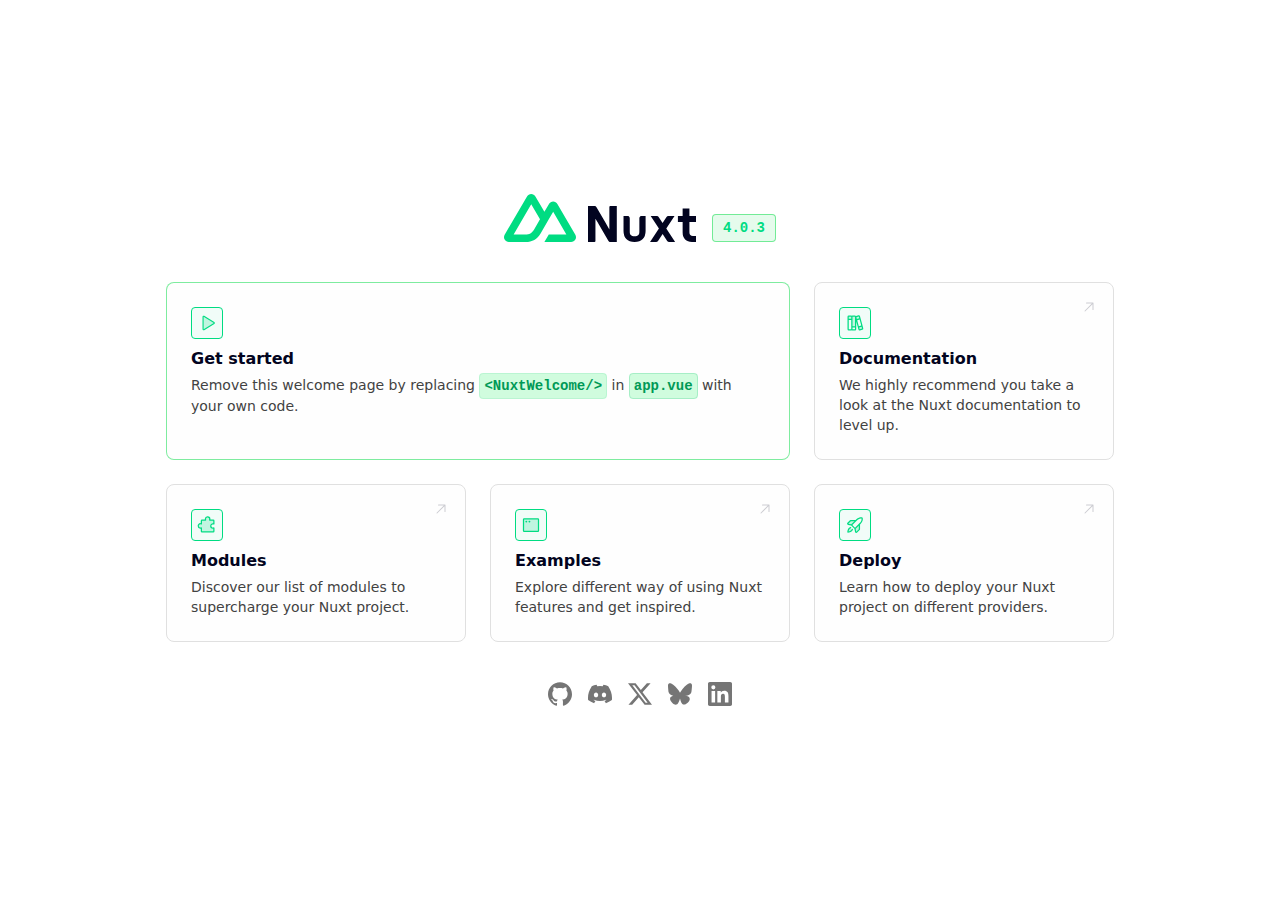
<file: index.html>
<!DOCTYPE html><html><head><meta charset="utf-8"><meta name="viewport" content="width=device-width, initial-scale=1"><title>Welcome to Nuxt!</title><style>*,:after,:before{border-color:var(--un-default-border-color,#e5e7eb);border-style:solid;border-width:0;box-sizing:border-box}:after,:before{--un-content:""}html{line-height:1.5;-webkit-text-size-adjust:100%;font-family:ui-sans-serif,system-ui,sans-serif,Apple Color Emoji,Segoe UI Emoji,Segoe UI Symbol,Noto Color Emoji;font-feature-settings:normal;font-variation-settings:normal;-moz-tab-size:4;tab-size:4;-webkit-tap-highlight-color:transparent}body{line-height:inherit;margin:0}h1,h2{font-size:inherit;font-weight:inherit}a{color:inherit;text-decoration:inherit}h1,h2,p,ul{margin:0}ul{list-style:none;padding:0}svg{display:block;vertical-align:middle}*,:after,:before{--un-rotate:0;--un-rotate-x:0;--un-rotate-y:0;--un-rotate-z:0;--un-scale-x:1;--un-scale-y:1;--un-scale-z:1;--un-skew-x:0;--un-skew-y:0;--un-translate-x:0;--un-translate-y:0;--un-translate-z:0;--un-pan-x: ;--un-pan-y: ;--un-pinch-zoom: ;--un-scroll-snap-strictness:proximity;--un-ordinal: ;--un-slashed-zero: ;--un-numeric-figure: ;--un-numeric-spacing: ;--un-numeric-fraction: ;--un-border-spacing-x:0;--un-border-spacing-y:0;--un-ring-offset-shadow:0 0 transparent;--un-ring-shadow:0 0 transparent;--un-shadow-inset: ;--un-shadow:0 0 transparent;--un-ring-inset: ;--un-ring-offset-width:0px;--un-ring-offset-color:#fff;--un-ring-width:0px;--un-ring-color:rgba(147,197,253,.5);--un-blur: ;--un-brightness: ;--un-contrast: ;--un-drop-shadow: ;--un-grayscale: ;--un-hue-rotate: ;--un-invert: ;--un-saturate: ;--un-sepia: ;--un-backdrop-blur: ;--un-backdrop-brightness: ;--un-backdrop-contrast: ;--un-backdrop-grayscale: ;--un-backdrop-hue-rotate: ;--un-backdrop-invert: ;--un-backdrop-opacity: ;--un-backdrop-saturate: ;--un-backdrop-sepia: }</style><style>.sr-only[data-v-98a0f204]{height:1px;margin:-1px;overflow:hidden;padding:0;width:1px;clip:rect(0,0,0,0);border-width:0;white-space:nowrap}.absolute[data-v-98a0f204],.sr-only[data-v-98a0f204]{position:absolute}.relative[data-v-98a0f204]{position:relative}.right-4[data-v-98a0f204]{right:1rem}.top-4[data-v-98a0f204]{top:1rem}.grid[data-v-98a0f204]{display:grid}.grid-cols-1[data-v-98a0f204]{grid-template-columns:repeat(1,minmax(0,1fr))}.mx-auto[data-v-98a0f204]{margin-left:auto;margin-right:auto}.mb-6[data-v-98a0f204]{margin-bottom:1.5rem}.mt-1[data-v-98a0f204]{margin-top:.25rem}.mt-4[data-v-98a0f204]{margin-top:1rem}.mt-6[data-v-98a0f204]{margin-top:1.5rem}.inline-block[data-v-98a0f204]{display:inline-block}.size-\[18px\][data-v-98a0f204]{height:18px;width:18px}.size-4[data-v-98a0f204]{height:1rem;width:1rem}.group:hover .group-hover\:size-5[data-v-98a0f204],.size-5[data-v-98a0f204]{height:1.25rem;width:1.25rem}.h-\[32px\][data-v-98a0f204]{height:32px}.h-8[data-v-98a0f204]{height:2rem}.max-w-\[980px\][data-v-98a0f204]{max-width:980px}.min-h-screen[data-v-98a0f204]{min-height:100vh}.w-\[32px\][data-v-98a0f204]{width:32px}.w-full[data-v-98a0f204]{width:100%}.flex[data-v-98a0f204]{display:flex}.inline-flex[data-v-98a0f204]{display:inline-flex}.flex-col[data-v-98a0f204]{flex-direction:column}.place-content-center[data-v-98a0f204]{place-content:center}.items-end[data-v-98a0f204]{align-items:flex-end}.items-center[data-v-98a0f204]{align-items:center}.justify-center[data-v-98a0f204]{justify-content:center}.gap-1[data-v-98a0f204]{gap:.25rem}.gap-4[data-v-98a0f204]{gap:1rem}.gap-y-4[data-v-98a0f204]{row-gap:1rem}.border[data-v-98a0f204]{border-width:1px}.border-\[\#00DC42\]\/50[data-v-98a0f204]{border-color:#00dc4280}.border-\[\#00DC82\][data-v-98a0f204]{--un-border-opacity:1;border-color:rgb(0 220 130/var(--un-border-opacity))}.border-gray-200[data-v-98a0f204]{--un-border-opacity:1;border-color:rgb(224 224 224/var(--un-border-opacity))}.border-green-600\/10[data-v-98a0f204]{border-color:#00bb6a1a}.border-green-600\/20[data-v-98a0f204]{border-color:#00bb6a33}.hover\:border-\[\#00DC82\][data-v-98a0f204]:hover{--un-border-opacity:1;border-color:rgb(0 220 130/var(--un-border-opacity))}.rounded[data-v-98a0f204]{border-radius:.25rem}.rounded-lg[data-v-98a0f204]{border-radius:.5rem}.bg-\[\#00DC42\]\/10[data-v-98a0f204]{background-color:#00dc421a}.bg-\[\#00DC82\]\/5[data-v-98a0f204]{background-color:#00dc820d}.bg-gray-50\/10[data-v-98a0f204]{background-color:#f5f5f51a}.bg-green-50[data-v-98a0f204]{--un-bg-opacity:1;background-color:rgb(208 252 222/var(--un-bg-opacity))}.bg-white[data-v-98a0f204]{--un-bg-opacity:1;background-color:rgb(255 255 255/var(--un-bg-opacity))}.p-1[data-v-98a0f204]{padding:.25rem}.p-6[data-v-98a0f204]{padding:1.5rem}.px-2[data-v-98a0f204]{padding-left:.5rem;padding-right:.5rem}.px-4[data-v-98a0f204]{padding-left:1rem;padding-right:1rem}.py-1[data-v-98a0f204]{padding-bottom:.25rem;padding-top:.25rem}.text-\[12px\][data-v-98a0f204]{font-size:12px}.text-base[data-v-98a0f204]{font-size:1rem;line-height:1.5rem}.text-sm[data-v-98a0f204]{font-size:.875rem;line-height:1.25rem}.group:hover .group-hover\:text-\[\#00DC82\][data-v-98a0f204],.text-\[\#00DC82\][data-v-98a0f204]{--un-text-opacity:1;color:rgb(0 220 130/var(--un-text-opacity))}.text-\[\#020420\][data-v-98a0f204]{--un-text-opacity:1;color:rgb(2 4 32/var(--un-text-opacity))}.text-\[\#020420\]\/20[data-v-98a0f204]{color:#02042033}.text-gray-500[data-v-98a0f204]{--un-text-opacity:1;color:rgb(117 117 117/var(--un-text-opacity))}.text-gray-700[data-v-98a0f204]{--un-text-opacity:1;color:rgb(66 66 66/var(--un-text-opacity))}.text-green-700[data-v-98a0f204]{--un-text-opacity:1;color:rgb(0 153 86/var(--un-text-opacity))}.hover\:text-\[\#020420\][data-v-98a0f204]:hover{--un-text-opacity:1;color:rgb(2 4 32/var(--un-text-opacity))}.font-bold[data-v-98a0f204]{font-weight:700}.font-semibold[data-v-98a0f204]{font-weight:600}.leading-none[data-v-98a0f204]{line-height:1}.font-mono[data-v-98a0f204]{font-family:ui-monospace,SFMono-Regular,Menlo,Monaco,Consolas,Liberation Mono,Courier New,monospace}.antialiased[data-v-98a0f204]{-webkit-font-smoothing:antialiased;-moz-osx-font-smoothing:grayscale}.focus-visible\:ring-2[data-v-98a0f204]:focus-visible{--un-ring-width:2px;--un-ring-offset-shadow:var(--un-ring-inset) 0 0 0 var(--un-ring-offset-width) var(--un-ring-offset-color);--un-ring-shadow:var(--un-ring-inset) 0 0 0 calc(var(--un-ring-width) + var(--un-ring-offset-width)) var(--un-ring-color);box-shadow:var(--un-ring-offset-shadow),var(--un-ring-shadow),var(--un-shadow)}.transition-all[data-v-98a0f204]{transition-duration:.15s;transition-property:all;transition-timing-function:cubic-bezier(.4,0,.2,1)}@media (prefers-color-scheme:dark){.dark\:border-\[\#00DC82\]\/50[data-v-98a0f204]{border-color:#00dc8280}.dark\:border-\[\#00DC82\]\/80[data-v-98a0f204],.group:hover .group-hover\:dark\:border-\[\#00DC82\]\/80[data-v-98a0f204]{border-color:#00dc82cc}.dark\:border-white\/10[data-v-98a0f204]{border-color:#ffffff1a}.dark\:border-white\/20[data-v-98a0f204]{border-color:#fff3}.hover\:dark\:border-\[\#00DC82\][data-v-98a0f204]:hover{--un-border-opacity:1;border-color:rgb(0 220 130/var(--un-border-opacity))}.dark\:bg-\[\#020420\][data-v-98a0f204]{--un-bg-opacity:1;background-color:rgb(2 4 32/var(--un-bg-opacity))}.dark\:bg-white\/5[data-v-98a0f204]{background-color:#ffffff0d}.dark\:text-\[\#00DC82\][data-v-98a0f204]{--un-text-opacity:1;color:rgb(0 220 130/var(--un-text-opacity))}.dark\:text-gray-200[data-v-98a0f204]{--un-text-opacity:1;color:rgb(224 224 224/var(--un-text-opacity))}.dark\:text-gray-400[data-v-98a0f204]{--un-text-opacity:1;color:rgb(158 158 158/var(--un-text-opacity))}.dark\:text-white[data-v-98a0f204]{--un-text-opacity:1;color:rgb(255 255 255/var(--un-text-opacity))}.dark\:text-white\/40[data-v-98a0f204]{color:#fff6}.dark\:hover\:text-white[data-v-98a0f204]:hover{--un-text-opacity:1;color:rgb(255 255 255/var(--un-text-opacity))}.group:hover .group-hover\:dark\:text-gray-100[data-v-98a0f204]{--un-text-opacity:1;color:rgb(238 238 238/var(--un-text-opacity))}}@media (min-width:640px){.sm\:col-span-2[data-v-98a0f204]{grid-column:span 2/span 2}.sm\:grid-cols-3[data-v-98a0f204]{grid-template-columns:repeat(3,minmax(0,1fr))}.sm\:mb-0[data-v-98a0f204]{margin-bottom:0}.sm\:mt-0[data-v-98a0f204]{margin-top:0}.sm\:mt-10[data-v-98a0f204]{margin-top:2.5rem}.sm\:mt-6[data-v-98a0f204]{margin-top:1.5rem}.sm\:h-12[data-v-98a0f204]{height:3rem}.sm\:gap-6[data-v-98a0f204]{gap:1.5rem}.sm\:px-2\.5[data-v-98a0f204]{padding-left:.625rem;padding-right:.625rem}.sm\:px-6[data-v-98a0f204]{padding-left:1.5rem;padding-right:1.5rem}.sm\:py-1\.5[data-v-98a0f204]{padding-bottom:.375rem;padding-top:.375rem}.sm\:text-\[14px\][data-v-98a0f204]{font-size:14px}.sm\:text-base[data-v-98a0f204]{font-size:1rem;line-height:1.5rem}}@media (min-width:1024px){.lg\:px-8[data-v-98a0f204]{padding-left:2rem;padding-right:2rem}}</style><link rel="stylesheet" href="/_nuxt/entry.nBs2o3t4.css" crossorigin><link rel="preload" as="fetch" crossorigin="anonymous" href="/_payload.json?308b44fc-6384-4bce-a6db-89a79363c463"><link rel="modulepreload" as="script" crossorigin href="/_nuxt/DbM3A2BL.js"><link rel="preload" as="fetch" fetchpriority="low" crossorigin="anonymous" href="/_nuxt/builds/meta/308b44fc-6384-4bce-a6db-89a79363c463.json"><link rel="prefetch" as="script" crossorigin href="/_nuxt/BZB6MuMM.js"><link rel="prefetch" as="script" crossorigin href="/_nuxt/DczCMjNE.js"><script>!function(){const e=document.createElement("link").relList;if(!(e&&e.supports&&e.supports("modulepreload"))){for(const e of document.querySelectorAll('link[rel="modulepreload"]'))r(e);new MutationObserver(e=>{for(const o of e)if("childList"===o.type)for(const e of o.addedNodes)"LINK"===e.tagName&&"modulepreload"===e.rel&&r(e)}).observe(document,{childList:!0,subtree:!0})}function r(e){if(e.ep)return;e.ep=!0;const r=function(e){const r={};return e.integrity&&(r.integrity=e.integrity),e.referrerPolicy&&(r.referrerPolicy=e.referrerPolicy),"use-credentials"===e.crossOrigin?r.credentials="include":"anonymous"===e.crossOrigin?r.credentials="omit":r.credentials="same-origin",r}(e);fetch(e.href,r)}}();</script><script type="module" src="/_nuxt/DbM3A2BL.js" crossorigin></script></head><body><div id="__nuxt"><div><div></div><div class="antialiased bg-white dark:bg-[#020420] dark:text-white flex flex-col items-center justify-center min-h-screen place-content-center sm:text-base text-[#020420] text-sm" data-v-98a0f204><div class="flex flex-col mt-6 sm:mt-0" data-v-98a0f204><h1 class="flex flex-col gap-y-4 items-center justify-center" data-v-98a0f204><a href="https://nuxt.com?utm_source=nuxt-welcome" target="_blank" class="gap-4 inline-flex items-end" data-v-98a0f204><svg xmlns="http://www.w3.org/2000/svg" fill="none" aria-label="Nuxt" class="h-8 sm:h-12" viewBox="0 0 800 200" data-v-98a0f204><path fill="#00dc82" d="M168.303 200h111.522c3.543 0 7.022-.924 10.09-2.679A20.1 20.1 0 0 0 297.3 190a19.86 19.86 0 0 0 2.7-10.001 19.86 19.86 0 0 0-2.709-9.998L222.396 41.429a20.1 20.1 0 0 0-7.384-7.32 20.3 20.3 0 0 0-10.088-2.679c-3.541 0-7.02.925-10.087 2.68a20.1 20.1 0 0 0-7.384 7.32l-19.15 32.896L130.86 9.998a20.1 20.1 0 0 0-7.387-7.32A20.3 20.3 0 0 0 113.384 0c-3.542 0-7.022.924-10.09 2.679a20.1 20.1 0 0 0-7.387 7.319L2.709 170A19.85 19.85 0 0 0 0 179.999c-.002 3.511.93 6.96 2.7 10.001a20.1 20.1 0 0 0 7.385 7.321A20.3 20.3 0 0 0 20.175 200h70.004c27.737 0 48.192-12.075 62.266-35.633l34.171-58.652 18.303-31.389 54.93 94.285h-73.233zm-79.265-31.421-48.854-.011 73.232-125.706 36.541 62.853-24.466 42.01c-9.347 15.285-19.965 20.854-36.453 20.854" data-v-98a0f204></path><path fill="currentColor" d="M377 200a4 4 0 0 0 4-4v-93s5.244 8.286 15 25l38.707 66.961c1.789 3.119 5.084 5.039 8.649 5.039H470V50h-27a4 4 0 0 0-4 4v94l-17-30-36.588-62.98c-1.792-3.108-5.081-5.02-8.639-5.02H350v150zm299.203-56.143L710.551 92h-25.73a9.97 9.97 0 0 0-8.333 4.522L660.757 120.5l-15.731-23.978A9.97 9.97 0 0 0 636.693 92h-25.527l34.348 51.643L608.524 200h24.966a9.97 9.97 0 0 0 8.29-4.458l19.18-28.756 18.981 28.72a9.97 9.97 0 0 0 8.313 4.494h24.736zM724.598 92h19.714V60.071h28.251V92H800v24.857h-27.437V159.5c0 10.5 5.284 15.429 14.43 15.429H800V200h-16.869c-23.576 0-38.819-14.143-38.819-39.214v-43.929h-19.714zM590 92h-15c-3.489 0-6.218.145-8.5 2.523-2.282 2.246-2.5 3.63-2.5 7.066v52.486c0 8.058-.376 12.962-4 16.925-3.624 3.831-8.619 5-16 5-7.247 0-12.376-1.169-16-5-3.624-3.963-4-8.867-4-16.925v-52.486c0-3.435-.218-4.82-2.5-7.066C519.218 92.145 516.489 92 513 92h-15v62.422q0 21.006 11.676 33.292C517.594 195.905 529.103 200 544 200s26.204-4.095 34.123-12.286Q590 175.428 590 154.422z" data-v-98a0f204></path></svg> <span class="bg-[#00DC42]/10 border border-[#00DC42]/50 font-mono font-semibold group-hover:bg-[#00DC42]/15 group-hover:border-[#00DC42] inline-block leading-none px-2 py-1 rounded sm:px-2.5 sm:py-1.5 sm:text-[14px] text-[#00DC82] text-[12px]" data-v-98a0f204>4.0.3</span></a></h1><div class="gap-4 grid grid-cols-1 max-w-[980px] mt-6 px-4 sm:gap-6 sm:grid-cols-3 sm:mt-10 w-full" data-v-98a0f204><div class="bg-gray-50/10 border border-[#00DC42]/50 dark:bg-white/5 flex flex-col gap-1 p-6 rounded-lg sm:col-span-2" data-v-98a0f204><div class="bg-[#00DC82]/5 border border-[#00DC82] dark:bg-[#020420] dark:border-[#00DC82]/80 dark:text-[#00DC82] flex h-[32px] items-center justify-center rounded text-[#00DC82] w-[32px]" data-v-98a0f204><svg xmlns="http://www.w3.org/2000/svg" class="size-[18px]" viewBox="0 0 256 256" data-v-98a0f204><path fill="currentColor" d="m228.1 121.2-143.9-88A8 8 0 0 0 72 40v176a8 8 0 0 0 12.2 6.8l143.9-88a7.9 7.9 0 0 0 0-13.6" opacity=".2" data-v-98a0f204></path><path fill="currentColor" d="M80 232a15.5 15.5 0 0 1-7.8-2.1A15.8 15.8 0 0 1 64 216V40a15.8 15.8 0 0 1 8.2-13.9 15.5 15.5 0 0 1 16.1.3l144 87.9a16 16 0 0 1 0 27.4l-144 87.9A15.4 15.4 0 0 1 80 232m0-192v176l144-88Z" data-v-98a0f204></path></svg></div><h2 class="font-semibold mt-1 text-base" data-v-98a0f204>Get started</h2><p class="dark:text-gray-200 text-gray-700 text-sm" data-v-98a0f204>Remove this welcome page by replacing <a class="bg-green-50 border border-green-600/10 dark:bg-[#020420] dark:border-white/10 dark:text-[#00DC82] font-bold font-mono p-1 rounded text-green-700" data-v-98a0f204>&lt;NuxtWelcome/&gt;</a> in <a href="https://nuxt.com/docs/guide/directory-structure/app" target="_blank" rel="noopener" class="bg-green-50 border border-green-600/20 dark:bg-[#020420] dark:border-white/20 dark:text-[#00DC82] font-bold font-mono hover:border-[#00DC82] p-1 rounded text-green-700" data-v-98a0f204>app.vue</a> with your own code.</p></div><a href="https://nuxt.com/docs?utm_source=nuxt-welcome" target="_blank" class="bg-gray-50/10 border border-gray-200 dark:bg-white/5 dark:border-white/10 flex flex-col gap-1 group hover:border-[#00DC82] hover:dark:border-[#00DC82] p-6 relative rounded-lg transition-all" data-v-98a0f204><div class="bg-[#00DC82]/5 border border-[#00DC82] dark:bg-[#020420] dark:border-[#00DC82]/50 dark:text-[#00DC82] flex group-hover:dark:border-[#00DC82]/80 h-[32px] items-center justify-center rounded text-[#00DC82] transition-all w-[32px]" data-v-98a0f204><svg xmlns="http://www.w3.org/2000/svg" class="size-5" viewBox="0 0 256 256" data-v-98a0f204><path fill="currentColor" d="M136 48v128H88V80H40V48a8 8 0 0 1 8-8h32a8 8 0 0 1 8 8 8 8 0 0 1 8-8h32a8 8 0 0 1 8 8m89.9 149.6-8.3-30.9-46.4 12.5 8.3 30.9a8 8 0 0 0 9.8 5.6l30.9-8.3a8 8 0 0 0 5.7-9.8M184.5 43.1a8.1 8.1 0 0 0-9.8-5.7l-30.9 8.3a8.1 8.1 0 0 0-5.7 9.8l8.3 30.9L192.8 74Z" opacity=".2" data-v-98a0f204></path><path fill="currentColor" d="M233.6 195.6 192.2 41a16 16 0 0 0-19.6-11.3L141.7 38l-1 .3A16 16 0 0 0 128 32H96a15.8 15.8 0 0 0-8 2.2 15.8 15.8 0 0 0-8-2.2H48a16 16 0 0 0-16 16v160a16 16 0 0 0 16 16h32a15.8 15.8 0 0 0 8-2.2 15.8 15.8 0 0 0 8 2.2h32a16 16 0 0 0 16-16v-99.6l27.8 103.7a16 16 0 0 0 15.5 11.9 20 20 0 0 0 4.1-.5l30.9-8.3a16 16 0 0 0 11.3-19.6M156.2 92.1l30.9-8.3 20.7 77.3-30.9 8.3Zm20.5-46.9 6.3 23.1-30.9 8.3-6.3-23.1ZM128 48v120H96V48Zm-48 0v24H48V48ZM48 208V88h32v120Zm80 0H96v-24h32zm90.2-8.3-30.9 8.3-6.3-23.2 31-8.3z" data-v-98a0f204></path></svg></div> <svg xmlns="http://www.w3.org/2000/svg" class="absolute dark:text-white/40 group-hover:size-5 group-hover:text-[#00DC82] right-4 size-4 text-[#020420]/20 top-4 transition-all" viewBox="0 0 256 256" data-v-98a0f204><path fill="currentColor" d="M200 64v104a8 8 0 0 1-16 0V83.3L69.7 197.7a8.2 8.2 0 0 1-11.4 0 8.1 8.1 0 0 1 0-11.4L172.7 72H88a8 8 0 0 1 0-16h104a8 8 0 0 1 8 8" data-v-98a0f204></path></svg> <h2 class="font-semibold mt-1 text-base" data-v-98a0f204>Documentation</h2> <p class="dark:text-gray-200 group-hover:dark:text-gray-100 text-gray-700 text-sm" data-v-98a0f204>We highly recommend you take a look at the Nuxt documentation to level up.</p></a></div><div class="gap-4 grid grid-cols-1 max-w-[980px] mt-4 px-4 sm:gap-6 sm:grid-cols-3 sm:mt-6 w-full" data-v-98a0f204><a href="https://nuxt.com/modules?utm_source=nuxt-welcome" target="_blank" class="bg-gray-50/10 border border-gray-200 dark:bg-white/5 dark:border-white/10 flex flex-col gap-1 group hover:border-[#00DC82] hover:dark:border-[#00DC82] p-6 relative rounded-lg transition-all" data-v-98a0f204><div class="bg-[#00DC82]/5 border border-[#00DC82] dark:bg-[#020420] dark:border-[#00DC82]/50 dark:text-[#00DC82] flex group-hover:dark:border-[#00DC82]/80 h-[32px] items-center justify-center rounded text-[#00DC82] transition-all w-[32px]" data-v-98a0f204><svg xmlns="http://www.w3.org/2000/svg" class="size-5" viewBox="0 0 256 256" data-v-98a0f204><path fill="currentColor" d="M64 216a8 8 0 0 1-8-8v-42.7a27.6 27.6 0 0 1-14.1 2.6A28 28 0 1 1 56 114.7V72a8 8 0 0 1 8-8h46.7a27.6 27.6 0 0 1-2.6-14.1A28 28 0 1 1 161.3 64H208a8 8 0 0 1 8 8v42.7a27.6 27.6 0 0 0-14.1-2.6 28 28 0 1 0 14.1 53.2V208a8 8 0 0 1-8 8Z" opacity=".2" data-v-98a0f204></path><path fill="currentColor" d="M220.3 158.5a8.1 8.1 0 0 0-7.7-.4 20.2 20.2 0 0 1-23.2-4.4 20 20 0 0 1 13.1-33.6 19.6 19.6 0 0 1 10.1 1.8 8.1 8.1 0 0 0 7.7-.4 8.2 8.2 0 0 0 3.7-6.8V72a16 16 0 0 0-16-16h-36.2c.1-1.3.2-2.7.2-4a36.1 36.1 0 0 0-38.3-35.9 36 36 0 0 0-33.6 33.3 36.4 36.4 0 0 0 .1 6.6H64a16 16 0 0 0-16 16v32.2l-4-.2a35.6 35.6 0 0 0-26.2 11.4 35.3 35.3 0 0 0-9.7 26.9 36 36 0 0 0 33.3 33.6 36.4 36.4 0 0 0 6.6-.1V208a16 16 0 0 0 16 16h144a16 16 0 0 0 16-16v-42.7a8.2 8.2 0 0 0-3.7-6.8M208 208H64v-42.7a8.2 8.2 0 0 0-3.7-6.8 8.1 8.1 0 0 0-7.7-.4 19.6 19.6 0 0 1-10.1 1.8 20 20 0 0 1-13.1-33.6 20.2 20.2 0 0 1 23.2-4.4 8.1 8.1 0 0 0 7.7-.4 8.2 8.2 0 0 0 3.7-6.8V72h46.7a8.2 8.2 0 0 0 6.8-3.7 8.1 8.1 0 0 0 .4-7.7 19.6 19.6 0 0 1-1.8-10.1 20 20 0 0 1 33.6-13.1 20.2 20.2 0 0 1 4.4 23.2 8.1 8.1 0 0 0 .4 7.7 8.2 8.2 0 0 0 6.8 3.7H208v32.2a36.4 36.4 0 0 0-6.6-.1 36 36 0 0 0-33.3 33.6A36.1 36.1 0 0 0 204 176l4-.2Z" data-v-98a0f204></path></svg></div> <svg xmlns="http://www.w3.org/2000/svg" class="absolute dark:text-white/40 group-hover:size-5 group-hover:text-[#00DC82] right-4 size-4 text-[#020420]/20 top-4 transition-all" viewBox="0 0 256 256" data-v-98a0f204><path fill="currentColor" d="M200 64v104a8 8 0 0 1-16 0V83.3L69.7 197.7a8.2 8.2 0 0 1-11.4 0 8.1 8.1 0 0 1 0-11.4L172.7 72H88a8 8 0 0 1 0-16h104a8 8 0 0 1 8 8" data-v-98a0f204></path></svg> <h2 class="font-semibold mt-1 text-base" data-v-98a0f204>Modules</h2> <p class="dark:text-gray-200 group-hover:dark:text-gray-100 text-gray-700 text-sm" data-v-98a0f204>Discover our list of modules to supercharge your Nuxt project.</p></a> <a href="https://nuxt.com/docs/examples?utm_source=nuxt-welcome" target="_blank" class="bg-gray-50/10 border border-gray-200 dark:bg-white/5 dark:border-white/10 flex flex-col gap-1 group hover:border-[#00DC82] hover:dark:border-[#00DC82] p-6 relative rounded-lg transition-all" data-v-98a0f204><div class="bg-[#00DC82]/5 border border-[#00DC82] dark:bg-[#020420] dark:border-[#00DC82]/50 dark:text-[#00DC82] flex group-hover:dark:border-[#00DC82]/80 h-[32px] items-center justify-center rounded text-[#00DC82] transition-all w-[32px]" data-v-98a0f204><svg xmlns="http://www.w3.org/2000/svg" class="size-5" viewBox="0 0 256 256" data-v-98a0f204><path fill="currentColor" d="M224 56v144a8 8 0 0 1-8 8H40a8 8 0 0 1-8-8V56a8 8 0 0 1 8-8h176a8 8 0 0 1 8 8" opacity=".2" data-v-98a0f204></path><path fill="currentColor" d="M216 40H40a16 16 0 0 0-16 16v144a16 16 0 0 0 16 16h176a16 16 0 0 0 16-16V56a16 16 0 0 0-16-16m0 160H40V56h176zM80 84a12 12 0 1 1-12-12 12 12 0 0 1 12 12m40 0a12 12 0 1 1-12-12 12 12 0 0 1 12 12" data-v-98a0f204></path></svg></div> <svg xmlns="http://www.w3.org/2000/svg" class="absolute dark:text-white/40 group-hover:size-5 group-hover:text-[#00DC82] right-4 size-4 text-[#020420]/20 top-4 transition-all" viewBox="0 0 256 256" data-v-98a0f204><path fill="currentColor" d="M200 64v104a8 8 0 0 1-16 0V83.3L69.7 197.7a8.2 8.2 0 0 1-11.4 0 8.1 8.1 0 0 1 0-11.4L172.7 72H88a8 8 0 0 1 0-16h104a8 8 0 0 1 8 8" data-v-98a0f204></path></svg> <h2 class="font-semibold mt-1 text-base" data-v-98a0f204>Examples</h2> <p class="dark:text-gray-200 group-hover:dark:text-gray-100 text-gray-700 text-sm" data-v-98a0f204>Explore different way of using Nuxt features and get inspired.</p></a> <a href="https://nuxt.com/deploy?utm_source=nuxt-welcome" target="_blank" class="bg-gray-50/10 border border-gray-200 dark:bg-white/5 dark:border-white/10 flex flex-col gap-1 group hover:border-[#00DC82] hover:dark:border-[#00DC82] p-6 relative rounded-lg transition-all" data-v-98a0f204><div class="bg-[#00DC82]/5 border border-[#00DC82] dark:bg-[#020420] dark:border-[#00DC82]/50 dark:text-[#00DC82] flex group-hover:dark:border-[#00DC82]/80 h-[32px] items-center justify-center rounded text-[#00DC82] transition-all w-[32px]" data-v-98a0f204><svg xmlns="http://www.w3.org/2000/svg" width="20" height="20" viewBox="0 0 256 256" data-v-98a0f204><path fill="currentColor" d="M94.1 184.6c-11.4 33.9-56.6 33.9-56.6 33.9s0-45.2 33.9-56.6Zm90.5-67.9v64.6a8 8 0 0 1-2.4 5.6l-32.3 32.4a8 8 0 0 1-13.5-4.1l-8.4-41.9Zm-45.3-45.3H74.7a8 8 0 0 0-5.6 2.4l-32.4 32.3a8 8 0 0 0 4.1 13.5l41.9 8.4Z" opacity=".2" data-v-98a0f204></path><path fill="currentColor" d="M96.6 177a7.9 7.9 0 0 0-10.1 5c-6.6 19.7-27.9 25.8-40.2 27.7 1.9-12.3 8-33.6 27.7-40.2a8 8 0 1 0-5.1-15.1c-16.4 5.4-28.4 18.4-34.8 37.5a91.8 91.8 0 0 0-4.6 26.6 8 8 0 0 0 8 8 91.8 91.8 0 0 0 26.6-4.6c19.1-6.4 32.1-18.4 37.5-34.8a7.9 7.9 0 0 0-5-10.1" data-v-98a0f204></path><path fill="currentColor" d="M227.6 41.8a15.7 15.7 0 0 0-13.4-13.4c-11.3-1.7-40.6-2.5-69.2 26.1l-9 8.9H74.7a16.2 16.2 0 0 0-11.3 4.7l-32.3 32.4a15.9 15.9 0 0 0-4 15.9 16 16 0 0 0 12.2 11.1l39.5 7.9 41.8 41.8 7.9 39.5a16 16 0 0 0 11.1 12.2 14.7 14.7 0 0 0 4.6.7 15.6 15.6 0 0 0 11.3-4.7l32.4-32.3a16.2 16.2 0 0 0 4.7-11.3V120l8.9-9c28.6-28.6 27.8-57.9 26.1-69.2M74.7 79.4H120l-39.9 39.9-37.7-7.5Zm81.6-13.6c7.8-7.8 28.8-25.6 55.5-21.6 4 26.7-13.8 47.7-21.6 55.5L128 161.9 94.1 128Zm20.3 115.5-32.4 32.3-7.5-37.7 39.9-39.9Z" data-v-98a0f204></path></svg></div> <svg xmlns="http://www.w3.org/2000/svg" class="absolute dark:text-white/40 group-hover:size-5 group-hover:text-[#00DC82] right-4 size-4 text-[#020420]/20 top-4 transition-all" viewBox="0 0 256 256" data-v-98a0f204><path fill="currentColor" d="M200 64v104a8 8 0 0 1-16 0V83.3L69.7 197.7a8.2 8.2 0 0 1-11.4 0 8.1 8.1 0 0 1 0-11.4L172.7 72H88a8 8 0 0 1 0-16h104a8 8 0 0 1 8 8" data-v-98a0f204></path></svg> <h2 class="font-semibold mt-1 text-base" data-v-98a0f204>Deploy</h2> <p class="dark:text-gray-200 group-hover:dark:text-gray-100 text-gray-700 text-sm" data-v-98a0f204>Learn how to deploy your Nuxt project on different providers.</p></a></div><footer class="lg:px-8 mb-6 mt-6 mx-auto px-4 sm:mb-0 sm:mt-10 sm:px-6 w-full" data-v-98a0f204><ul class="flex gap-4 items-center justify-center" data-v-98a0f204><li data-v-98a0f204><a href="https://go.nuxt.com/github" target="_blank" class="dark:hover:text-white dark:text-gray-400 focus-visible:ring-2 hover:text-[#020420] text-gray-500" data-v-98a0f204><span class="sr-only" data-v-98a0f204>Nuxt GitHub Repository</span> <svg xmlns="http://www.w3.org/2000/svg" width="24" height="24" viewBox="0 0 24 24" data-v-98a0f204><path fill="currentColor" d="M12 .297c-6.63 0-12 5.373-12 12 0 5.303 3.438 9.8 8.205 11.385.6.113.82-.258.82-.577 0-.285-.01-1.04-.015-2.04-3.338.724-4.042-1.61-4.042-1.61C4.422 18.07 3.633 17.7 3.633 17.7c-1.087-.744.084-.729.084-.729 1.205.084 1.838 1.236 1.838 1.236 1.07 1.835 2.809 1.305 3.495.998.108-.776.417-1.305.76-1.605-2.665-.3-5.466-1.332-5.466-5.93 0-1.31.465-2.38 1.235-3.22-.135-.303-.54-1.523.105-3.176 0 0 1.005-.322 3.3 1.23.96-.267 1.98-.399 3-.405 1.02.006 2.04.138 3 .405 2.28-1.552 3.285-1.23 3.285-1.23.645 1.653.24 2.873.12 3.176.765.84 1.23 1.91 1.23 3.22 0 4.61-2.805 5.625-5.475 5.92.42.36.81 1.096.81 2.22 0 1.606-.015 2.896-.015 3.286 0 .315.21.69.825.57C20.565 22.092 24 17.592 24 12.297c0-6.627-5.373-12-12-12" data-v-98a0f204></path></svg></a></li><li data-v-98a0f204><a href="https://go.nuxt.com/discord" target="_blank" class="dark:hover:text-white dark:text-gray-400 focus-visible:ring-2 hover:text-[#020420] text-gray-500" data-v-98a0f204><span class="sr-only" data-v-98a0f204>Nuxt Discord Server</span> <svg xmlns="http://www.w3.org/2000/svg" width="24" height="24" viewBox="0 0 24 24" data-v-98a0f204><path fill="currentColor" d="M20.317 4.37a19.8 19.8 0 0 0-4.885-1.515.074.074 0 0 0-.079.037c-.21.375-.444.864-.608 1.25a18.3 18.3 0 0 0-5.487 0 13 13 0 0 0-.617-1.25.08.08 0 0 0-.079-.037A19.7 19.7 0 0 0 3.677 4.37a.1.1 0 0 0-.032.027C.533 9.046-.32 13.58.099 18.057a.08.08 0 0 0 .031.057 19.9 19.9 0 0 0 5.993 3.03.08.08 0 0 0 .084-.028 14 14 0 0 0 1.226-1.994.076.076 0 0 0-.041-.106 13 13 0 0 1-1.872-.892.077.077 0 0 1-.008-.128 10 10 0 0 0 .372-.292.07.07 0 0 1 .077-.01c3.928 1.793 8.18 1.793 12.062 0a.07.07 0 0 1 .078.01q.181.149.373.292a.077.077 0 0 1-.006.127 12.3 12.3 0 0 1-1.873.892.077.077 0 0 0-.041.107c.36.698.772 1.362 1.225 1.993a.08.08 0 0 0 .084.028 19.8 19.8 0 0 0 6.002-3.03.08.08 0 0 0 .032-.054c.5-5.177-.838-9.674-3.549-13.66a.06.06 0 0 0-.031-.03M8.02 15.33c-1.182 0-2.157-1.085-2.157-2.419 0-1.333.956-2.419 2.157-2.419 1.21 0 2.176 1.096 2.157 2.42 0 1.333-.956 2.418-2.157 2.418m7.975 0c-1.183 0-2.157-1.085-2.157-2.419 0-1.333.955-2.419 2.157-2.419 1.21 0 2.176 1.096 2.157 2.42 0 1.333-.946 2.418-2.157 2.418" data-v-98a0f204></path></svg></a></li><li data-v-98a0f204><a href="https://go.nuxt.com/x" target="_blank" class="dark:hover:text-white dark:text-gray-400 focus-visible:ring-2 hover:text-[#020420] text-gray-500" data-v-98a0f204><span class="sr-only" data-v-98a0f204>Nuxt on X</span> <svg xmlns="http://www.w3.org/2000/svg" width="24" height="24" viewBox="0 0 24 24" data-v-98a0f204><path fill="currentColor" d="M18.901 1.153h3.68l-8.04 9.19L24 22.846h-7.406l-5.8-7.584-6.638 7.584H.474l8.6-9.83L0 1.154h7.594l5.243 6.932ZM17.61 20.644h2.039L6.486 3.24H4.298Z" data-v-98a0f204></path></svg></a></li><li data-v-98a0f204><a href="https://go.nuxt.com/bluesky" target="_blank" class="dark:hover:text-white dark:text-gray-400 focus-visible:ring-2 hover:text-[#020420] text-gray-500" data-v-98a0f204><span class="sr-only" data-v-98a0f204>Nuxt Bluesky</span> <svg xmlns="http://www.w3.org/2000/svg" width="24" height="24" viewBox="0 0 24 24" data-v-98a0f204><path fill="currentColor" d="M12 10.8c-1.087-2.114-4.046-6.053-6.798-7.995C2.566.944 1.561 1.266.902 1.565.139 1.908 0 3.08 0 3.768c0 .69.378 5.65.624 6.479.815 2.736 3.713 3.66 6.383 3.364q.204-.03.415-.056-.207.033-.415.056c-3.912.58-7.387 2.005-2.83 7.078 5.013 5.19 6.87-1.113 7.823-4.308.953 3.195 2.05 9.271 7.733 4.308 4.267-4.308 1.172-6.498-2.74-7.078a9 9 0 0 1-.415-.056q.21.026.415.056c2.67.297 5.568-.628 6.383-3.364.246-.828.624-5.79.624-6.478 0-.69-.139-1.861-.902-2.206-.659-.298-1.664-.62-4.3 1.24C16.046 4.748 13.087 8.687 12 10.8" data-v-98a0f204></path></svg></a></li><li data-v-98a0f204><a href="https://go.nuxt.com/linkedin" target="_blank" class="dark:hover:text-white dark:text-gray-400 focus-visible:ring-2 hover:text-[#020420] text-gray-500" data-v-98a0f204><span class="sr-only" data-v-98a0f204>Nuxt Linkedin</span> <svg xmlns="http://www.w3.org/2000/svg" width="24" height="24" viewBox="0 0 24 24" data-v-98a0f204><path fill="currentColor" d="M20.447 20.452h-3.554v-5.569c0-1.328-.027-3.037-1.852-3.037-1.853 0-2.136 1.445-2.136 2.939v5.667H9.351V9h3.414v1.561h.046c.477-.9 1.637-1.85 3.37-1.85 3.601 0 4.267 2.37 4.267 5.455v6.286zM5.337 7.433a2.06 2.06 0 0 1-2.063-2.065 2.064 2.064 0 1 1 2.063 2.065m1.782 13.019H3.555V9h3.564zM22.225 0H1.771C.792 0 0 .774 0 1.729v20.542C0 23.227.792 24 1.771 24h20.451C23.2 24 24 23.227 24 22.271V1.729C24 .774 23.2 0 22.222 0z" data-v-98a0f204></path></svg></a></li></ul></footer></div></div></div></div><div id="teleports"></div><script type="application/json" data-nuxt-data="nuxt-app" data-ssr="true" id="__NUXT_DATA__" data-src="/_payload.json?308b44fc-6384-4bce-a6db-89a79363c463">[{"state":1,"once":3,"_errors":4,"serverRendered":6,"path":7,"prerenderedAt":8},["Reactive",2],{},["Set"],["ShallowReactive",5],{},true,"/",1756477687610]</script><script>window.__NUXT__={};window.__NUXT__.config={public:{},app:{baseURL:"/",buildId:"308b44fc-6384-4bce-a6db-89a79363c463",buildAssetsDir:"/_nuxt/",cdnURL:""}}</script></body></html>
</file>
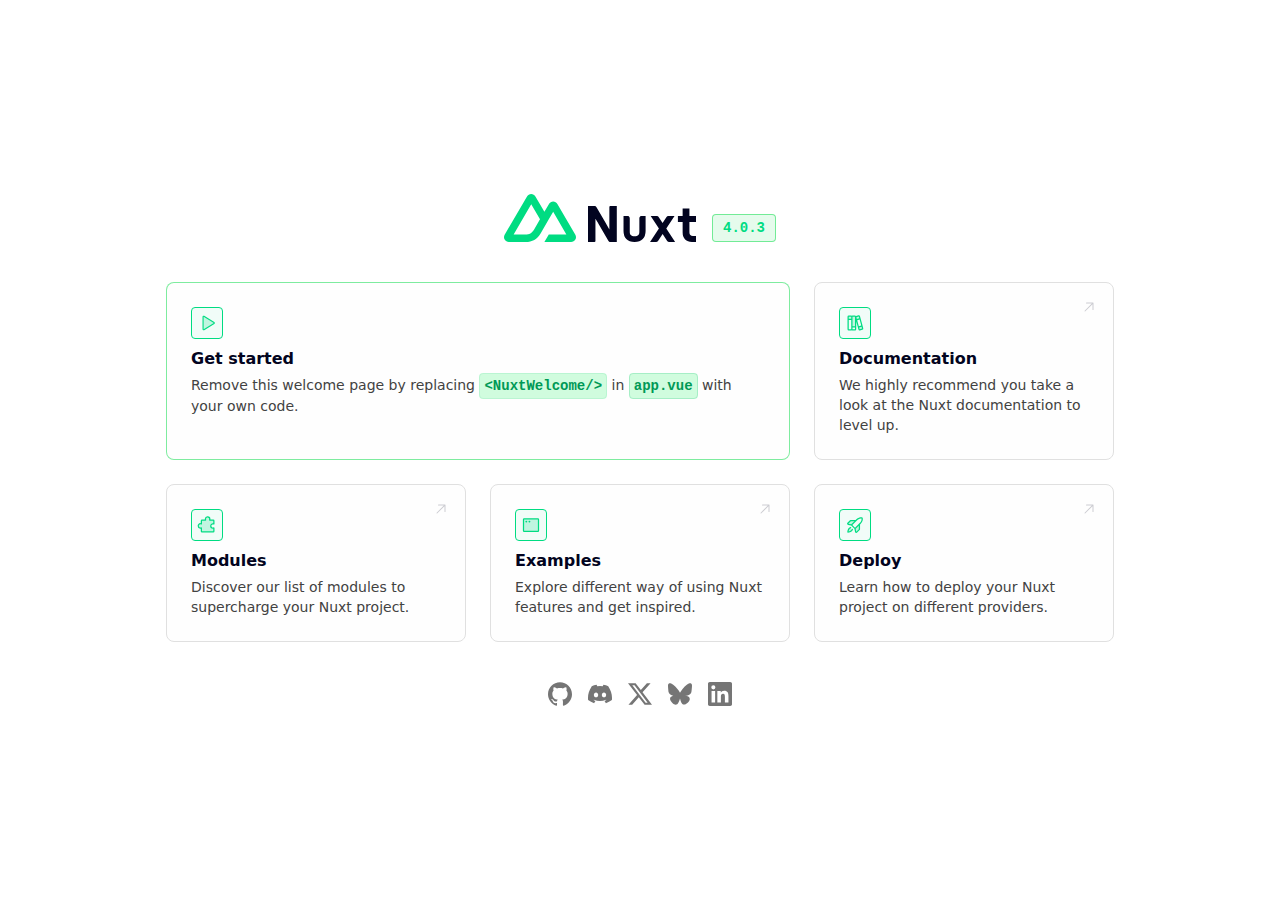
<file: 200.html>
<!DOCTYPE html><html><head><meta charset="utf-8"><meta name="viewport" content="width=device-width, initial-scale=1"><link rel="stylesheet" href="/_nuxt/entry.nBs2o3t4.css" crossorigin><link rel="modulepreload" as="script" crossorigin href="/_nuxt/DbM3A2BL.js"><link rel="prefetch" as="script" crossorigin href="/_nuxt/BZB6MuMM.js"><link rel="prefetch" as="script" crossorigin href="/_nuxt/DczCMjNE.js"><script type="module" src="/_nuxt/DbM3A2BL.js" crossorigin></script></head><body><div id="__nuxt"></div><div id="teleports"></div><script type="application/json" data-nuxt-data="nuxt-app" data-ssr="false" id="__NUXT_DATA__">[{"prerenderedAt":1,"serverRendered":2},1756477687610,false]</script><script>window.__NUXT__={};window.__NUXT__.config={public:{},app:{baseURL:"/",buildId:"308b44fc-6384-4bce-a6db-89a79363c463",buildAssetsDir:"/_nuxt/",cdnURL:""}}</script></body></html>
</file>
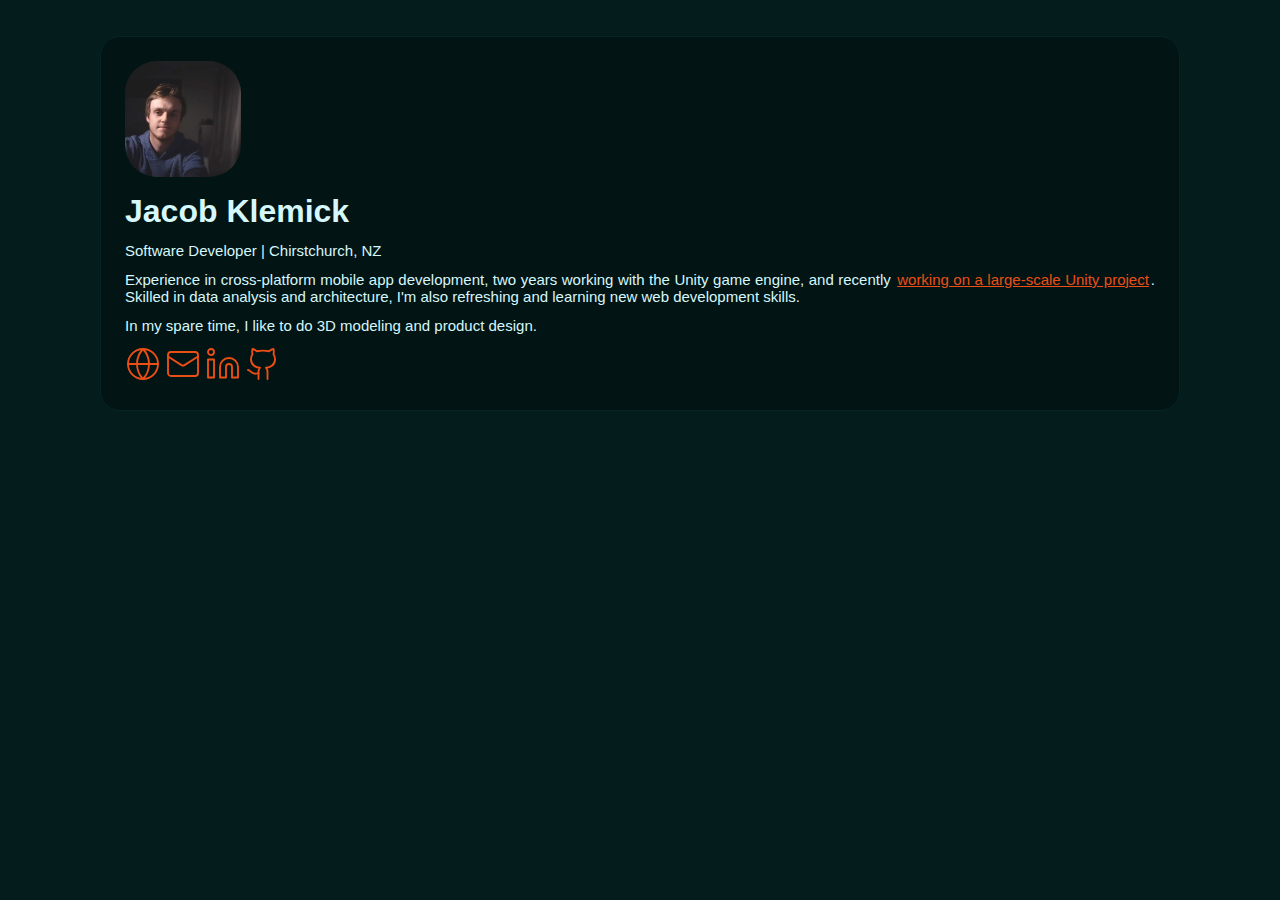
<file: socials.html>
<!DOCTYPE html>
<html lang="en">
  <head>
    <meta charset="utf-8" />
    <link rel="icon" href="./favicon.ico" />
    <meta name="viewport" content="width=device-width, initial-scale=1" />
    
		<link href="./_app/immutable/assets/stylsheet.DQqITtKE.css" rel="stylesheet">
		<link href="./_app/immutable/assets/PorfileCard.D451eGhR.css" rel="stylesheet">
		<link href="./_app/immutable/assets/4.G5CSWtKT.css" rel="stylesheet">
		<link rel="modulepreload" href="./_app/immutable/entry/start.BNZS7a3a.js">
		<link rel="modulepreload" href="./_app/immutable/chunks/DnTPpII5.js">
		<link rel="modulepreload" href="./_app/immutable/chunks/49GYvkUd.js">
		<link rel="modulepreload" href="./_app/immutable/chunks/FobJdX3h.js">
		<link rel="modulepreload" href="./_app/immutable/chunks/_OYxjPpy.js">
		<link rel="modulepreload" href="./_app/immutable/entry/app.Dja0UldF.js">
		<link rel="modulepreload" href="./_app/immutable/chunks/DsnmJJEf.js">
		<link rel="modulepreload" href="./_app/immutable/chunks/UelL07CU.js">
		<link rel="modulepreload" href="./_app/immutable/chunks/DMEwKkOG.js">
		<link rel="modulepreload" href="./_app/immutable/nodes/0.CUCpNHW3.js">
		<link rel="modulepreload" href="./_app/immutable/nodes/4.CGFa7sym.js">
		<link rel="modulepreload" href="./_app/immutable/chunks/Dt0WG65Q.js">
		<link rel="modulepreload" href="./_app/immutable/chunks/CfLVxiYC.js">
		<link rel="modulepreload" href="./_app/immutable/chunks/BHXGf-SS.js">
  </head>
  <body data-sveltekit-preload-data="hover">
    <div style="display: contents"><!--[--><!--[--><!----><!----><div class="socials-parent svelte-1mt5dq6"><div class="profile-card svelte-ulo2c"><img id="portrait" src="assets/images/Port.webp" alt="Me" class="svelte-ulo2c"/> <h1>Jacob Klemick</h1> <p class="svelte-ulo2c">Software Developer | Chirstchurch, NZ</p> <p class="svelte-ulo2c">Experience in cross-platform mobile app development, two years working with
    the Unity game engine, and recently <span><a class="text-link normal svelte-189pw89" target="_blank" rel="noopener noreferrer" href="/projects/gnss-simulation">working on a large-scale Unity project</a></span><!---->. Skilled in data analysis and architecture, I'm also refreshing and learning new web development skills.</p> <p class="svelte-ulo2c">In my spare time, I like to do 3D modeling and product design.</p> <span class="icon-link-parent svelte-ulo2c"><!--[--><a class="icon-link normal svelte-nr9rvx" href="/" target="_blank" rel="noopener noreferrer"><!--[--><!----><svg xmlns="http://www.w3.org/2000/svg" width="24" height="24" viewBox="0 0 24 24" fill="none" stroke="currentColor" stroke-width="2" stroke-linecap="round" stroke-linejoin="round" class="lucide-icon lucide lucide-globe"><!--[--><!----><circle cx="12" cy="12" r="10"><!----></circle><!----><!----><path d="M12 2a14.5 14.5 0 0 0 0 20 14.5 14.5 0 0 0 0-20"><!----></path><!----><!----><path d="M2 12h20"><!----></path><!----><!--]--><!----><!----></svg><!----><!--]--></a><!--]--> <a class="icon-link normal svelte-nr9rvx" href="mailto:jacob.klemick@outlook.com" target="_blank" rel="noopener noreferrer"><!--[--><!----><svg xmlns="http://www.w3.org/2000/svg" width="24" height="24" viewBox="0 0 24 24" fill="none" stroke="currentColor" stroke-width="2" stroke-linecap="round" stroke-linejoin="round" class="lucide-icon lucide lucide-mail"><!--[--><!----><path d="m22 7-8.991 5.727a2 2 0 0 1-2.009 0L2 7"><!----></path><!----><!----><rect x="2" y="4" width="20" height="16" rx="2"><!----></rect><!----><!--]--><!----><!----></svg><!----><!--]--></a><!----> <a class="icon-link normal svelte-nr9rvx" href="https://www.linkedin.com/in/jacob-klemick" target="_blank" rel="noopener noreferrer"><!--[--><!----><svg xmlns="http://www.w3.org/2000/svg" width="24" height="24" viewBox="0 0 24 24" fill="none" stroke="currentColor" stroke-width="2" stroke-linecap="round" stroke-linejoin="round" class="lucide-icon lucide lucide-linkedin"><!--[--><!----><path d="M16 8a6 6 0 0 1 6 6v7h-4v-7a2 2 0 0 0-2-2 2 2 0 0 0-2 2v7h-4v-7a6 6 0 0 1 6-6z"><!----></path><!----><!----><rect width="4" height="12" x="2" y="9"><!----></rect><!----><!----><circle cx="4" cy="4" r="2"><!----></circle><!----><!--]--><!----><!----></svg><!----><!--]--></a><!----> <a class="icon-link normal svelte-nr9rvx" href="https://github.com/jkk0035-bunny3dnt45" target="_blank" rel="noopener noreferrer"><!--[--><!----><svg xmlns="http://www.w3.org/2000/svg" width="24" height="24" viewBox="0 0 24 24" fill="none" stroke="currentColor" stroke-width="2" stroke-linecap="round" stroke-linejoin="round" class="lucide-icon lucide lucide-github"><!--[--><!----><path d="M15 22v-4a4.8 4.8 0 0 0-1-3.5c3 0 6-2 6-5.5.08-1.25-.27-2.48-1-3.5.28-1.15.28-2.35 0-3.5 0 0-1 0-3 1.5-2.64-.5-5.36-.5-8 0C6 2 5 2 5 2c-.3 1.15-.3 2.35 0 3.5A5.403 5.403 0 0 0 4 9c0 3.5 3 5.5 6 5.5-.39.49-.68 1.05-.85 1.65-.17.6-.22 1.23-.15 1.85v4"><!----></path><!----><!----><path d="M9 18c-4.51 2-5-2-7-2"><!----></path><!----><!--]--><!----><!----></svg><!----><!--]--></a><!----></span></div><!----></div><!----><!----><!----><!--]--> <!--[!--><!--]--><!--]-->
			
			<script>
				{
					__sveltekit_e4diho = {
						base: new URL(".", location).pathname.slice(0, -1)
					};

					const element = document.currentScript.parentElement;

					Promise.all([
						import("./_app/immutable/entry/start.BNZS7a3a.js"),
						import("./_app/immutable/entry/app.Dja0UldF.js")
					]).then(([kit, app]) => {
						kit.start(app, element, {
							node_ids: [0, 4],
							data: [null,null],
							form: null,
							error: null
						});
					});
				}
			</script>
		</div>
  </body>
</html>
</file>
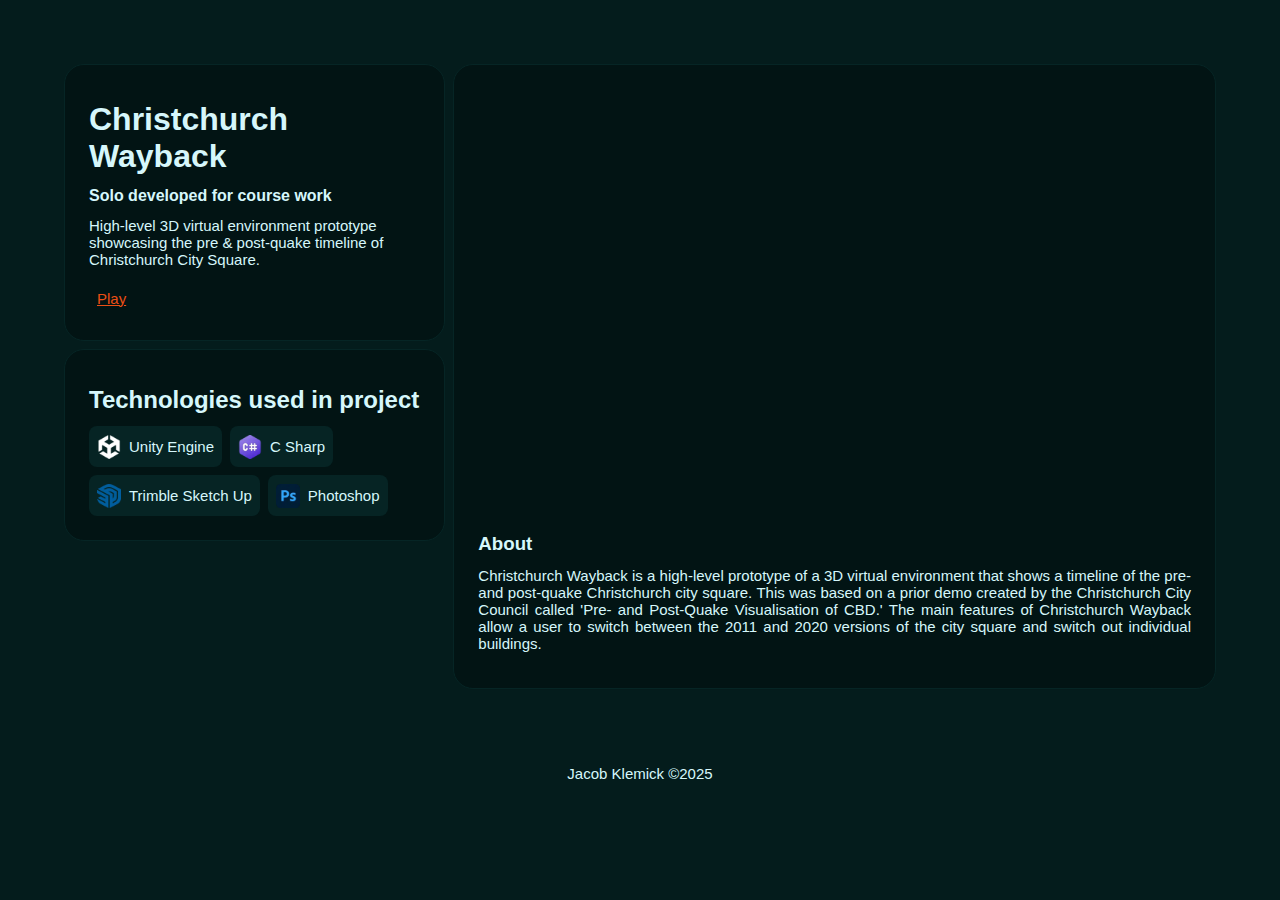
<file: projects/chch-wayback.html>
<!DOCTYPE html>
<html lang="en">
  <head>
    <meta charset="utf-8" />
    <link rel="icon" href="../favicon.ico" />
    <meta name="viewport" content="width=device-width, initial-scale=1" />
    
		<link href="../_app/immutable/assets/stylsheet.DQqITtKE.css" rel="stylesheet">
		<link href="../_app/immutable/assets/Footer.CZASDYkW.css" rel="stylesheet">
		<link href="../_app/immutable/assets/3.MlElXANg.css" rel="stylesheet">
		<link rel="modulepreload" href="../_app/immutable/entry/start.BNZS7a3a.js">
		<link rel="modulepreload" href="../_app/immutable/chunks/DnTPpII5.js">
		<link rel="modulepreload" href="../_app/immutable/chunks/49GYvkUd.js">
		<link rel="modulepreload" href="../_app/immutable/chunks/FobJdX3h.js">
		<link rel="modulepreload" href="../_app/immutable/chunks/_OYxjPpy.js">
		<link rel="modulepreload" href="../_app/immutable/entry/app.Dja0UldF.js">
		<link rel="modulepreload" href="../_app/immutable/chunks/DsnmJJEf.js">
		<link rel="modulepreload" href="../_app/immutable/chunks/UelL07CU.js">
		<link rel="modulepreload" href="../_app/immutable/chunks/DMEwKkOG.js">
		<link rel="modulepreload" href="../_app/immutable/nodes/0.CUCpNHW3.js">
		<link rel="modulepreload" href="../_app/immutable/nodes/3.CcCYVz2U.js">
		<link rel="modulepreload" href="../_app/immutable/chunks/Dt0WG65Q.js">
		<link rel="modulepreload" href="../_app/immutable/chunks/CfLVxiYC.js">
		<link rel="modulepreload" href="../_app/immutable/chunks/DktM7-qY.js">
  </head>
  <body data-sveltekit-preload-data="hover">
    <div style="display: contents"><!--[--><!--[--><!----><!----><div class="header svelte-116uxr0"><div id="icon-home-link"><a href="/"><img src="/assets/icos/BunnyOrange.webp" alt="homepage route" class="svelte-x721oq"/></a></div><!----> <div id="icon-back-link"><a href="/"><svg xmlns="http://www.w3.org/2000/svg" width="24" height="24" viewBox="0 0 24 24" fill="none" stroke="#eb4f15" stroke-width="2" stroke-linecap="round" stroke-linejoin="round" style="width: 32px; height: 62px;" class="lucide-icon lucide lucide-arrow-left"><!--[--><!----><path d="m12 19-7-7 7-7"><!----></path><!----><!----><path d="M19 12H5"><!----></path><!----><!--]--><!----><!----></svg><!----></a></div><!----></div><!----> <main><aside><div class="fixed-aside"><div class="profile-card svelte-1wgxieg"><h1>Christchurch Wayback</h1> <h4>Solo developed for course work</h4> <p>High-level 3D virtual environment prototype showcasing the pre &amp; post-quake timeline of Christchurch City Square.</p> <div id="project-links" class="svelte-t7uvh"><!--[--><a href="https://jkk0035.itch.io/christchurch-wayback" class="link-button normal svelte-17abyha" target="_blank" rel="noopener noreferrer"><p class="svelte-17abyha">Play</p></a><!--]--></div><!----></div><!----> <div id="tool-card" class="svelte-6085bm"><h2>Technologies used in project</h2> <div class="tool-category-parent svelte-6085bm"><!--[--><div class="tool-badge hover svelte-1bu49v1"><img src="/assets/icos/Unity.webp" class="svelte-1bu49v1"/> <p>Unity Engine</p></div><div class="tool-badge hover svelte-1bu49v1"><img src="/assets/icos/CSharp.webp" class="svelte-1bu49v1"/> <p>C Sharp</p></div><div class="tool-badge hover svelte-1bu49v1"><img src="/assets/icos/SketchUp.webp" class="svelte-1bu49v1"/> <p>Trimble Sketch Up</p></div><div class="tool-badge hover svelte-1bu49v1"><img src="/assets/icos/Photoshop.webp" class="svelte-1bu49v1"/> <p>Photoshop</p></div><!--]--></div></div><!----></div></aside> <section class="svelte-1tfyigg"><div class="project-overview svelte-1pbkokj"><div class="project-preview svelte-1pbkokj"><!--[--><iframe src="https://www.youtube.com/embed/ioT7V4gF59s?si=lnapZWMsXEabB6BC" title="YouTube video player" frameborder="0" allow="autoplay; clipboard-write; encrypted-media; web-share" referrerpolicy="strict-origin-when-cross-origin" allowfullscreen class="svelte-1xx43dg"></iframe><!--]--><!----></div> <div id="project-overview-content" class="svelte-1pbkokj"><h3>About</h3> <p class="svelte-1pbkokj">Christchurch Wayback is a high-level prototype of a 3D virtual environment that shows a timeline of the pre- and post-quake Christchurch city square. This was based on a prior demo created by the Christchurch City Council called 'Pre- and Post-Quake Visualisation of CBD.' The main features of Christchurch Wayback allow a user to switch between the 2011 and 2020 versions of the city square and switch out individual buildings.</p> <div class="gallery"><div class="gallery-parent svelte-1w2q3so"><!--[--><!--]--></div></div><!----></div></div><!----></section></main> <div class="footer svelte-18d1bhg"><p>Jacob Klemick ©2025</p></div><!----><!----><!----><!----><!--]--> <!--[!--><!--]--><!--]-->
			
			<script>
				{
					__sveltekit_e4diho = {
						base: new URL("..", location).pathname.slice(0, -1)
					};

					const element = document.currentScript.parentElement;

					Promise.all([
						import("../_app/immutable/entry/start.BNZS7a3a.js"),
						import("../_app/immutable/entry/app.Dja0UldF.js")
					]).then(([kit, app]) => {
						kit.start(app, element, {
							node_ids: [0, 3],
							data: [null,null],
							form: null,
							error: null
						});
					});
				}
			</script>
		</div>
  </body>
</html>
</file>
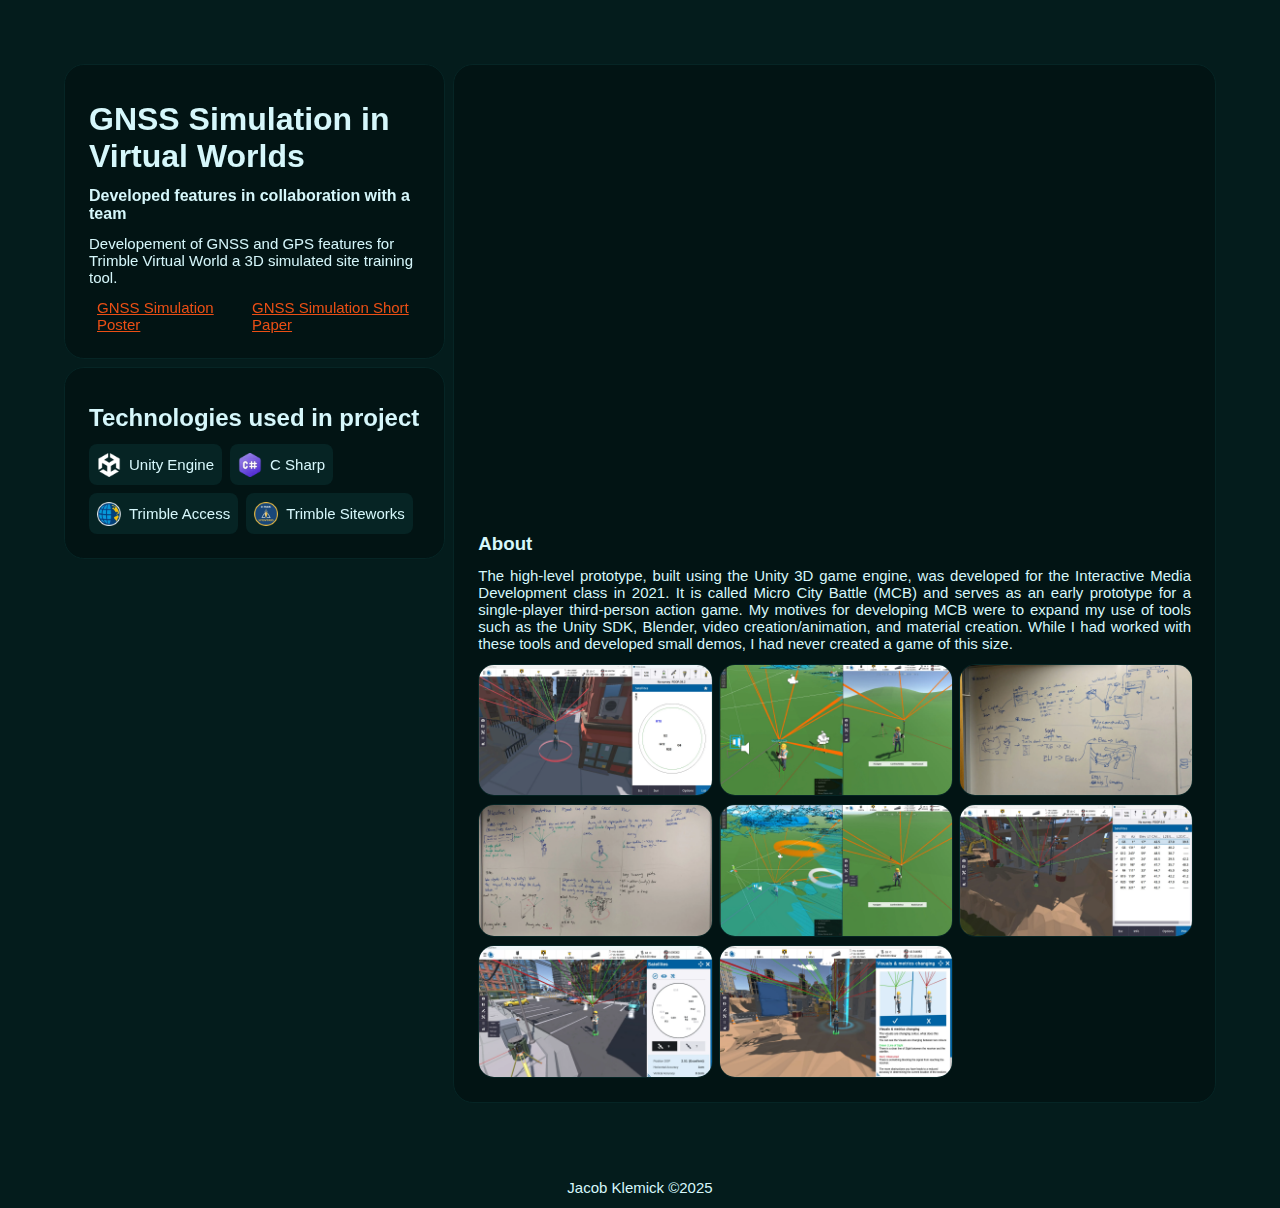
<file: projects/gnss-simulation.html>
<!DOCTYPE html>
<html lang="en">
  <head>
    <meta charset="utf-8" />
    <link rel="icon" href="../favicon.ico" />
    <meta name="viewport" content="width=device-width, initial-scale=1" />
    
		<link href="../_app/immutable/assets/stylsheet.DQqITtKE.css" rel="stylesheet">
		<link href="../_app/immutable/assets/Footer.CZASDYkW.css" rel="stylesheet">
		<link href="../_app/immutable/assets/3.MlElXANg.css" rel="stylesheet">
		<link rel="modulepreload" href="../_app/immutable/entry/start.BNZS7a3a.js">
		<link rel="modulepreload" href="../_app/immutable/chunks/DnTPpII5.js">
		<link rel="modulepreload" href="../_app/immutable/chunks/49GYvkUd.js">
		<link rel="modulepreload" href="../_app/immutable/chunks/FobJdX3h.js">
		<link rel="modulepreload" href="../_app/immutable/chunks/_OYxjPpy.js">
		<link rel="modulepreload" href="../_app/immutable/entry/app.Dja0UldF.js">
		<link rel="modulepreload" href="../_app/immutable/chunks/DsnmJJEf.js">
		<link rel="modulepreload" href="../_app/immutable/chunks/UelL07CU.js">
		<link rel="modulepreload" href="../_app/immutable/chunks/DMEwKkOG.js">
		<link rel="modulepreload" href="../_app/immutable/nodes/0.CUCpNHW3.js">
		<link rel="modulepreload" href="../_app/immutable/nodes/3.CcCYVz2U.js">
		<link rel="modulepreload" href="../_app/immutable/chunks/Dt0WG65Q.js">
		<link rel="modulepreload" href="../_app/immutable/chunks/CfLVxiYC.js">
		<link rel="modulepreload" href="../_app/immutable/chunks/DktM7-qY.js">
  </head>
  <body data-sveltekit-preload-data="hover">
    <div style="display: contents"><!--[--><!--[--><!----><!----><div class="header svelte-116uxr0"><div id="icon-home-link"><a href="/"><img src="/assets/icos/BunnyOrange.webp" alt="homepage route" class="svelte-x721oq"/></a></div><!----> <div id="icon-back-link"><a href="/"><svg xmlns="http://www.w3.org/2000/svg" width="24" height="24" viewBox="0 0 24 24" fill="none" stroke="#eb4f15" stroke-width="2" stroke-linecap="round" stroke-linejoin="round" style="width: 32px; height: 62px;" class="lucide-icon lucide lucide-arrow-left"><!--[--><!----><path d="m12 19-7-7 7-7"><!----></path><!----><!----><path d="M19 12H5"><!----></path><!----><!--]--><!----><!----></svg><!----></a></div><!----></div><!----> <main><aside><div class="fixed-aside"><div class="profile-card svelte-1wgxieg"><h1>GNSS Simulation in Virtual Worlds</h1> <h4>Developed features in collaboration with a team</h4> <p>Developement of GNSS and GPS features for Trimble Virtual World a 3D simulated site training tool.</p> <div id="project-links" class="svelte-t7uvh"><!--[--><a href="/assets/projects/gnss/docs/BCIS309 - Emerge Poster - GNSS Simulation in Virtual Worlds for Trimble Inc - Klemick,Jacob - Sem 1 2024_V3.pdf" class="link-button normal svelte-17abyha" target="_blank" rel="noopener noreferrer"><p class="svelte-17abyha">GNSS Simulation Poster</p></a><a href="/assets/projects/gnss/docs/BCIS309 - Short Paper - GNSS Simulation in Virtual Worlds for Trimble Inc - Klemick,Jacob - Sem 1 2024.pdf" class="link-button normal svelte-17abyha" target="_blank" rel="noopener noreferrer"><p class="svelte-17abyha">GNSS Simulation Short Paper </p></a><!--]--></div><!----></div><!----> <div id="tool-card" class="svelte-6085bm"><h2>Technologies used in project</h2> <div class="tool-category-parent svelte-6085bm"><!--[--><div class="tool-badge hover svelte-1bu49v1"><img src="/assets/icos/Unity.webp" class="svelte-1bu49v1"/> <p>Unity Engine</p></div><div class="tool-badge hover svelte-1bu49v1"><img src="/assets/icos/CSharp.webp" class="svelte-1bu49v1"/> <p>C Sharp</p></div><div class="tool-badge hover svelte-1bu49v1"><img src="/assets/icos/Access.webp" class="svelte-1bu49v1"/> <p>Trimble Access</p></div><div class="tool-badge hover svelte-1bu49v1"><img src="/assets/icos/Siteworks.webp" class="svelte-1bu49v1"/> <p>Trimble Siteworks</p></div><!--]--></div></div><!----></div></aside> <section class="svelte-1tfyigg"><div class="project-overview svelte-1pbkokj"><div class="project-preview svelte-1pbkokj"><!--[--><iframe src="https://www.youtube.com/embed/zbnRapfouIw?si=RpqpM4U-_FqPe-OM" title="YouTube video player" frameborder="0" allow="autoplay; clipboard-write; encrypted-media; web-share" referrerpolicy="strict-origin-when-cross-origin" allowfullscreen class="svelte-1xx43dg"></iframe><!--]--><!----></div> <div id="project-overview-content" class="svelte-1pbkokj"><h3>About</h3> <p class="svelte-1pbkokj"> The high-level prototype, built using the Unity 3D game engine, was developed for the Interactive Media Development class in 2021. It is called Micro City Battle (MCB) and serves as an early prototype for a single-player third-person action game. My motives for developing MCB were to expand my use of tools such as the Unity SDK, Blender, video creation/animation, and material creation. While I had worked with these tools and developed small demos, I had never created a game of this size. </p> <div class="gallery"><div class="gallery-parent svelte-1w2q3so"><!--[--><img class="gallery-child normal svelte-1w2q3so" src="/assets/projects/gnss/images/gnss_0000_1.webp" alt="gnss_0000_1"/><img class="gallery-child normal svelte-1w2q3so" src="/assets/projects/gnss/images/gnss_0000_2.webp" alt="gnss_0000_2"/><img class="gallery-child normal svelte-1w2q3so" src="/assets/projects/gnss/images/gnss_0000_3.webp" alt="gnss_0000_3"/><img class="gallery-child normal svelte-1w2q3so" src="/assets/projects/gnss/images/gnss_0000_4.webp" alt="gnss_0000_4"/><img class="gallery-child normal svelte-1w2q3so" src="/assets/projects/gnss/images/gnss_0000_5.webp" alt="gnss_0000_5"/><img class="gallery-child normal svelte-1w2q3so" src="/assets/projects/gnss/images/gnss_0000_6.webp" alt="gnss_0000_6"/><img class="gallery-child normal svelte-1w2q3so" src="/assets/projects/gnss/images/gnss_0000_7.webp" alt="gnss_0000_7"/><img class="gallery-child normal svelte-1w2q3so" src="/assets/projects/gnss/images/gnss_0000_8.webp" alt="gnss_0000_8"/><!--]--></div></div><!----></div></div><!----></section></main> <div class="footer svelte-18d1bhg"><p>Jacob Klemick ©2025</p></div><!----><!----><!----><!----><!--]--> <!--[!--><!--]--><!--]-->
			
			<script>
				{
					__sveltekit_e4diho = {
						base: new URL("..", location).pathname.slice(0, -1)
					};

					const element = document.currentScript.parentElement;

					Promise.all([
						import("../_app/immutable/entry/start.BNZS7a3a.js"),
						import("../_app/immutable/entry/app.Dja0UldF.js")
					]).then(([kit, app]) => {
						kit.start(app, element, {
							node_ids: [0, 3],
							data: [null,null],
							form: null,
							error: null
						});
					});
				}
			</script>
		</div>
  </body>
</html>
</file>
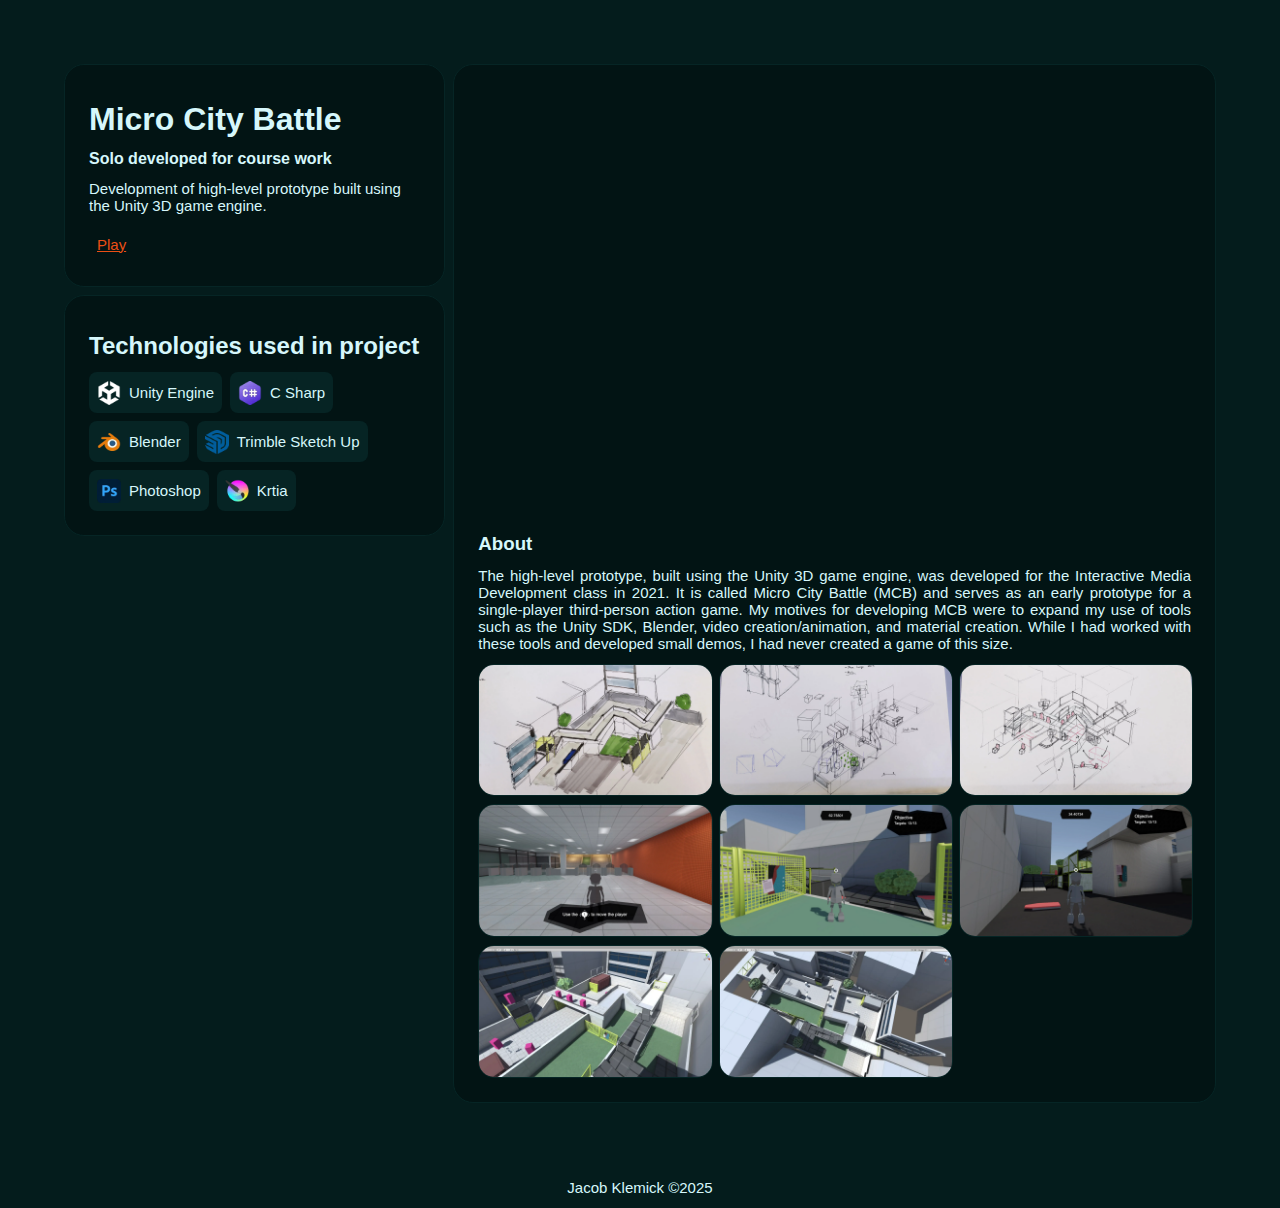
<file: projects/micro-city-battle.html>
<!DOCTYPE html>
<html lang="en">
  <head>
    <meta charset="utf-8" />
    <link rel="icon" href="../favicon.ico" />
    <meta name="viewport" content="width=device-width, initial-scale=1" />
    
		<link href="../_app/immutable/assets/stylsheet.DQqITtKE.css" rel="stylesheet">
		<link href="../_app/immutable/assets/Footer.CZASDYkW.css" rel="stylesheet">
		<link href="../_app/immutable/assets/3.MlElXANg.css" rel="stylesheet">
		<link rel="modulepreload" href="../_app/immutable/entry/start.BNZS7a3a.js">
		<link rel="modulepreload" href="../_app/immutable/chunks/DnTPpII5.js">
		<link rel="modulepreload" href="../_app/immutable/chunks/49GYvkUd.js">
		<link rel="modulepreload" href="../_app/immutable/chunks/FobJdX3h.js">
		<link rel="modulepreload" href="../_app/immutable/chunks/_OYxjPpy.js">
		<link rel="modulepreload" href="../_app/immutable/entry/app.Dja0UldF.js">
		<link rel="modulepreload" href="../_app/immutable/chunks/DsnmJJEf.js">
		<link rel="modulepreload" href="../_app/immutable/chunks/UelL07CU.js">
		<link rel="modulepreload" href="../_app/immutable/chunks/DMEwKkOG.js">
		<link rel="modulepreload" href="../_app/immutable/nodes/0.CUCpNHW3.js">
		<link rel="modulepreload" href="../_app/immutable/nodes/3.CcCYVz2U.js">
		<link rel="modulepreload" href="../_app/immutable/chunks/Dt0WG65Q.js">
		<link rel="modulepreload" href="../_app/immutable/chunks/CfLVxiYC.js">
		<link rel="modulepreload" href="../_app/immutable/chunks/DktM7-qY.js">
  </head>
  <body data-sveltekit-preload-data="hover">
    <div style="display: contents"><!--[--><!--[--><!----><!----><div class="header svelte-116uxr0"><div id="icon-home-link"><a href="/"><img src="/assets/icos/BunnyOrange.webp" alt="homepage route" class="svelte-x721oq"/></a></div><!----> <div id="icon-back-link"><a href="/"><svg xmlns="http://www.w3.org/2000/svg" width="24" height="24" viewBox="0 0 24 24" fill="none" stroke="#eb4f15" stroke-width="2" stroke-linecap="round" stroke-linejoin="round" style="width: 32px; height: 62px;" class="lucide-icon lucide lucide-arrow-left"><!--[--><!----><path d="m12 19-7-7 7-7"><!----></path><!----><!----><path d="M19 12H5"><!----></path><!----><!--]--><!----><!----></svg><!----></a></div><!----></div><!----> <main><aside><div class="fixed-aside"><div class="profile-card svelte-1wgxieg"><h1>Micro City Battle</h1> <h4>Solo developed for course work</h4> <p>Development of high-level prototype built using the Unity 3D game engine. </p> <div id="project-links" class="svelte-t7uvh"><!--[--><a href="https://jkk0035.itch.io/mcb-project" class="link-button normal svelte-17abyha" target="_blank" rel="noopener noreferrer"><p class="svelte-17abyha">Play</p></a><!--]--></div><!----></div><!----> <div id="tool-card" class="svelte-6085bm"><h2>Technologies used in project</h2> <div class="tool-category-parent svelte-6085bm"><!--[--><div class="tool-badge hover svelte-1bu49v1"><img src="/assets/icos/Unity.webp" class="svelte-1bu49v1"/> <p>Unity Engine</p></div><div class="tool-badge hover svelte-1bu49v1"><img src="/assets/icos/CSharp.webp" class="svelte-1bu49v1"/> <p>C Sharp</p></div><div class="tool-badge hover svelte-1bu49v1"><img src="/assets/icos/Blender.webp" class="svelte-1bu49v1"/> <p>Blender</p></div><div class="tool-badge hover svelte-1bu49v1"><img src="/assets/icos/SketchUp.webp" class="svelte-1bu49v1"/> <p>Trimble Sketch Up</p></div><div class="tool-badge hover svelte-1bu49v1"><img src="/assets/icos/Photoshop.webp" class="svelte-1bu49v1"/> <p>Photoshop</p></div><div class="tool-badge hover svelte-1bu49v1"><img src="/assets/icos/Krita.webp" class="svelte-1bu49v1"/> <p>Krtia</p></div><!--]--></div></div><!----></div></aside> <section class="svelte-1tfyigg"><div class="project-overview svelte-1pbkokj"><div class="project-preview svelte-1pbkokj"><!--[--><iframe src="https://www.youtube.com/embed/xgUsZPBlaEw?si=ypPftCyBMJcvoEvT" title="YouTube video player" frameborder="0" allow="autoplay; clipboard-write; encrypted-media; web-share" referrerpolicy="strict-origin-when-cross-origin" allowfullscreen class="svelte-1xx43dg"></iframe><!--]--><!----></div> <div id="project-overview-content" class="svelte-1pbkokj"><h3>About</h3> <p class="svelte-1pbkokj"> The high-level prototype, built using the Unity 3D game engine, was developed for the Interactive Media Development class in 2021. It is called Micro City Battle (MCB) and serves as an early prototype for a single-player third-person action game. My motives for developing MCB were to expand my use of tools such as the Unity SDK, Blender, video creation/animation, and material creation. While I had worked with these tools and developed small demos, I had never created a game of this size. </p> <div class="gallery"><div class="gallery-parent svelte-1w2q3so"><!--[--><img class="gallery-child normal svelte-1w2q3so" src="/assets/projects/mcb/images/mcb_0001.webp" alt="mcb_0001"/><img class="gallery-child normal svelte-1w2q3so" src="/assets/projects/mcb/images/mcb_0002.webp" alt="mcb_0002"/><img class="gallery-child normal svelte-1w2q3so" src="/assets/projects/mcb/images/mcb_0003.webp" alt="mcb_0003"/><img class="gallery-child normal svelte-1w2q3so" src="/assets/projects/mcb/images/mcb_0004.webp" alt="mcb_0004"/><img class="gallery-child normal svelte-1w2q3so" src="/assets/projects/mcb/images/mcb_0005.webp" alt="mcb_0005"/><img class="gallery-child normal svelte-1w2q3so" src="/assets/projects/mcb/images/mcb_0006.webp" alt="mcb_0006"/><img class="gallery-child normal svelte-1w2q3so" src="/assets/projects/mcb/images/mcb_0007.webp" alt="mcb_0007"/><img class="gallery-child normal svelte-1w2q3so" src="/assets/projects/mcb/images/mcb_0008.webp" alt="mcb_0008"/><!--]--></div></div><!----></div></div><!----></section></main> <div class="footer svelte-18d1bhg"><p>Jacob Klemick ©2025</p></div><!----><!----><!----><!----><!--]--> <!--[!--><!--]--><!--]-->
			
			<script>
				{
					__sveltekit_e4diho = {
						base: new URL("..", location).pathname.slice(0, -1)
					};

					const element = document.currentScript.parentElement;

					Promise.all([
						import("../_app/immutable/entry/start.BNZS7a3a.js"),
						import("../_app/immutable/entry/app.Dja0UldF.js")
					]).then(([kit, app]) => {
						kit.start(app, element, {
							node_ids: [0, 3],
							data: [null,null],
							form: null,
							error: null
						});
					});
				}
			</script>
		</div>
  </body>
</html>
</file>
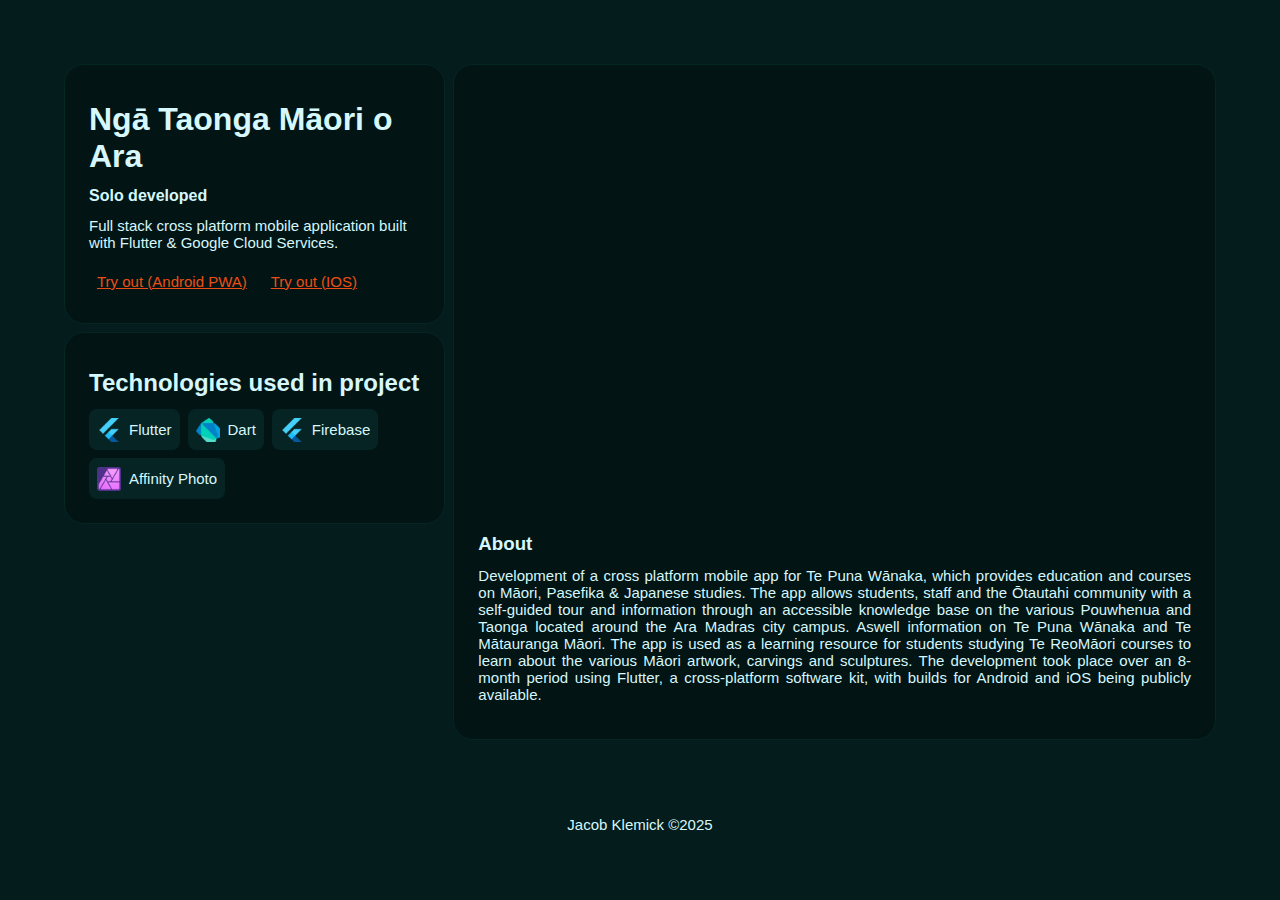
<file: projects/nga-taonga-maori-o-ara.html>
<!DOCTYPE html>
<html lang="en">
  <head>
    <meta charset="utf-8" />
    <link rel="icon" href="../favicon.ico" />
    <meta name="viewport" content="width=device-width, initial-scale=1" />
    
		<link href="../_app/immutable/assets/stylsheet.DQqITtKE.css" rel="stylesheet">
		<link href="../_app/immutable/assets/Footer.CZASDYkW.css" rel="stylesheet">
		<link href="../_app/immutable/assets/3.MlElXANg.css" rel="stylesheet">
		<link rel="modulepreload" href="../_app/immutable/entry/start.BNZS7a3a.js">
		<link rel="modulepreload" href="../_app/immutable/chunks/DnTPpII5.js">
		<link rel="modulepreload" href="../_app/immutable/chunks/49GYvkUd.js">
		<link rel="modulepreload" href="../_app/immutable/chunks/FobJdX3h.js">
		<link rel="modulepreload" href="../_app/immutable/chunks/_OYxjPpy.js">
		<link rel="modulepreload" href="../_app/immutable/entry/app.Dja0UldF.js">
		<link rel="modulepreload" href="../_app/immutable/chunks/DsnmJJEf.js">
		<link rel="modulepreload" href="../_app/immutable/chunks/UelL07CU.js">
		<link rel="modulepreload" href="../_app/immutable/chunks/DMEwKkOG.js">
		<link rel="modulepreload" href="../_app/immutable/nodes/0.CUCpNHW3.js">
		<link rel="modulepreload" href="../_app/immutable/nodes/3.CcCYVz2U.js">
		<link rel="modulepreload" href="../_app/immutable/chunks/Dt0WG65Q.js">
		<link rel="modulepreload" href="../_app/immutable/chunks/CfLVxiYC.js">
		<link rel="modulepreload" href="../_app/immutable/chunks/DktM7-qY.js">
  </head>
  <body data-sveltekit-preload-data="hover">
    <div style="display: contents"><!--[--><!--[--><!----><!----><div class="header svelte-116uxr0"><div id="icon-home-link"><a href="/"><img src="/assets/icos/BunnyOrange.webp" alt="homepage route" class="svelte-x721oq"/></a></div><!----> <div id="icon-back-link"><a href="/"><svg xmlns="http://www.w3.org/2000/svg" width="24" height="24" viewBox="0 0 24 24" fill="none" stroke="#eb4f15" stroke-width="2" stroke-linecap="round" stroke-linejoin="round" style="width: 32px; height: 62px;" class="lucide-icon lucide lucide-arrow-left"><!--[--><!----><path d="m12 19-7-7 7-7"><!----></path><!----><!----><path d="M19 12H5"><!----></path><!----><!--]--><!----><!----></svg><!----></a></div><!----></div><!----> <main><aside><div class="fixed-aside"><div class="profile-card svelte-1wgxieg"><h1>Ngā Taonga Māori o Ara</h1> <h4>Solo developed</h4> <p>Full stack cross platform mobile application built with Flutter &amp; Google Cloud Services. </p> <div id="project-links" class="svelte-t7uvh"><!--[--><a href="https://ngataongamaorioara.com/" class="link-button normal svelte-17abyha" target="_blank" rel="noopener noreferrer"><p class="svelte-17abyha">Try out (Android PWA)</p></a><a href="https://apps.apple.com/nz/app/ng%C4%81-taonga-m%C4%81ori-o-ara/id6478132170" class="link-button normal svelte-17abyha" target="_blank" rel="noopener noreferrer"><p class="svelte-17abyha">Try out (IOS)</p></a><!--]--></div><!----></div><!----> <div id="tool-card" class="svelte-6085bm"><h2>Technologies used in project</h2> <div class="tool-category-parent svelte-6085bm"><!--[--><div class="tool-badge hover svelte-1bu49v1"><img src="/assets/icos/Flutter.webp" class="svelte-1bu49v1"/> <p>Flutter</p></div><div class="tool-badge hover svelte-1bu49v1"><img src="/assets/icos/Dart.webp" class="svelte-1bu49v1"/> <p>Dart</p></div><div class="tool-badge hover svelte-1bu49v1"><img src="/assets/icos/Flutter.webp" class="svelte-1bu49v1"/> <p>Firebase</p></div><div class="tool-badge hover svelte-1bu49v1"><img src="/assets/icos/Affinity.webp" class="svelte-1bu49v1"/> <p>Affinity Photo</p></div><!--]--></div></div><!----></div></aside> <section class="svelte-1tfyigg"><div class="project-overview svelte-1pbkokj"><div class="project-preview svelte-1pbkokj"><!--[--><iframe src="https://www.youtube.com/embed/xmJe9qaqtrw?si=u0FR4RpT2EuMyDUC" title="YouTube video player" frameborder="0" allow="autoplay; clipboard-write; encrypted-media; web-share" referrerpolicy="strict-origin-when-cross-origin" allowfullscreen class="svelte-1xx43dg"></iframe><!--]--><!----></div> <div id="project-overview-content" class="svelte-1pbkokj"><h3>About</h3> <p class="svelte-1pbkokj">Development of a cross platform mobile app for Te Puna Wānaka, which provides education and courses on Māori, Pasefika &amp; Japanese studies. The app allows students, staff and the Ōtautahi community with a self-guided tour and information through an accessible knowledge base on the various Pouwhenua and Taonga located around the Ara Madras city campus. Aswell information on Te Puna Wānaka and Te Mātauranga Māori. The app is used as a learning resource for students studying Te ReoMāori courses to learn about the various Māori artwork, carvings and sculptures. The development took place over an 8-month period using Flutter, a cross-platform software kit, with builds for Android and iOS being publicly available.</p> <div class="gallery"><div class="gallery-parent svelte-1w2q3so"><!--[--><!--]--></div></div><!----></div></div><!----></section></main> <div class="footer svelte-18d1bhg"><p>Jacob Klemick ©2025</p></div><!----><!----><!----><!----><!--]--> <!--[!--><!--]--><!--]-->
			
			<script>
				{
					__sveltekit_e4diho = {
						base: new URL("..", location).pathname.slice(0, -1)
					};

					const element = document.currentScript.parentElement;

					Promise.all([
						import("../_app/immutable/entry/start.BNZS7a3a.js"),
						import("../_app/immutable/entry/app.Dja0UldF.js")
					]).then(([kit, app]) => {
						kit.start(app, element, {
							node_ids: [0, 3],
							data: [null,null],
							form: null,
							error: null
						});
					});
				}
			</script>
		</div>
  </body>
</html>
</file>
<file: _nuxt/entry.nBs2o3t4.css>
.sr-only[data-v-98a0f204]{height:1px;margin:-1px;overflow:hidden;padding:0;width:1px;clip:rect(0,0,0,0);border-width:0;white-space:nowrap}.absolute[data-v-98a0f204],.sr-only[data-v-98a0f204]{position:absolute}.relative[data-v-98a0f204]{position:relative}.right-4[data-v-98a0f204]{right:1rem}.top-4[data-v-98a0f204]{top:1rem}.grid[data-v-98a0f204]{display:grid}.grid-cols-1[data-v-98a0f204]{grid-template-columns:repeat(1,minmax(0,1fr))}.mx-auto[data-v-98a0f204]{margin-left:auto;margin-right:auto}.mb-6[data-v-98a0f204]{margin-bottom:1.5rem}.mt-1[data-v-98a0f204]{margin-top:.25rem}.mt-4[data-v-98a0f204]{margin-top:1rem}.mt-6[data-v-98a0f204]{margin-top:1.5rem}.inline-block[data-v-98a0f204]{display:inline-block}.size-\[18px\][data-v-98a0f204]{height:18px;width:18px}.size-4[data-v-98a0f204]{height:1rem;width:1rem}.group:hover .group-hover\:size-5[data-v-98a0f204],.size-5[data-v-98a0f204]{height:1.25rem;width:1.25rem}.h-\[32px\][data-v-98a0f204]{height:32px}.h-8[data-v-98a0f204]{height:2rem}.max-w-\[980px\][data-v-98a0f204]{max-width:980px}.min-h-screen[data-v-98a0f204]{min-height:100vh}.w-\[32px\][data-v-98a0f204]{width:32px}.w-full[data-v-98a0f204]{width:100%}.flex[data-v-98a0f204]{display:flex}.inline-flex[data-v-98a0f204]{display:inline-flex}.flex-col[data-v-98a0f204]{flex-direction:column}.place-content-center[data-v-98a0f204]{place-content:center}.items-end[data-v-98a0f204]{align-items:flex-end}.items-center[data-v-98a0f204]{align-items:center}.justify-center[data-v-98a0f204]{justify-content:center}.gap-1[data-v-98a0f204]{gap:.25rem}.gap-4[data-v-98a0f204]{gap:1rem}.gap-y-4[data-v-98a0f204]{row-gap:1rem}.border[data-v-98a0f204]{border-width:1px}.border-\[\#00DC42\]\/50[data-v-98a0f204]{border-color:#00dc4280}.border-\[\#00DC82\][data-v-98a0f204]{--un-border-opacity:1;border-color:rgb(0 220 130/var(--un-border-opacity))}.border-gray-200[data-v-98a0f204]{--un-border-opacity:1;border-color:rgb(224 224 224/var(--un-border-opacity))}.border-green-600\/10[data-v-98a0f204]{border-color:#00bb6a1a}.border-green-600\/20[data-v-98a0f204]{border-color:#00bb6a33}.hover\:border-\[\#00DC82\][data-v-98a0f204]:hover{--un-border-opacity:1;border-color:rgb(0 220 130/var(--un-border-opacity))}.rounded[data-v-98a0f204]{border-radius:.25rem}.rounded-lg[data-v-98a0f204]{border-radius:.5rem}.bg-\[\#00DC42\]\/10[data-v-98a0f204]{background-color:#00dc421a}.bg-\[\#00DC82\]\/5[data-v-98a0f204]{background-color:#00dc820d}.bg-gray-50\/10[data-v-98a0f204]{background-color:#f5f5f51a}.bg-green-50[data-v-98a0f204]{--un-bg-opacity:1;background-color:rgb(208 252 222/var(--un-bg-opacity))}.bg-white[data-v-98a0f204]{--un-bg-opacity:1;background-color:rgb(255 255 255/var(--un-bg-opacity))}.p-1[data-v-98a0f204]{padding:.25rem}.p-6[data-v-98a0f204]{padding:1.5rem}.px-2[data-v-98a0f204]{padding-left:.5rem;padding-right:.5rem}.px-4[data-v-98a0f204]{padding-left:1rem;padding-right:1rem}.py-1[data-v-98a0f204]{padding-bottom:.25rem;padding-top:.25rem}.text-\[12px\][data-v-98a0f204]{font-size:12px}.text-base[data-v-98a0f204]{font-size:1rem;line-height:1.5rem}.text-sm[data-v-98a0f204]{font-size:.875rem;line-height:1.25rem}.group:hover .group-hover\:text-\[\#00DC82\][data-v-98a0f204],.text-\[\#00DC82\][data-v-98a0f204]{--un-text-opacity:1;color:rgb(0 220 130/var(--un-text-opacity))}.text-\[\#020420\][data-v-98a0f204]{--un-text-opacity:1;color:rgb(2 4 32/var(--un-text-opacity))}.text-\[\#020420\]\/20[data-v-98a0f204]{color:#02042033}.text-gray-500[data-v-98a0f204]{--un-text-opacity:1;color:rgb(117 117 117/var(--un-text-opacity))}.text-gray-700[data-v-98a0f204]{--un-text-opacity:1;color:rgb(66 66 66/var(--un-text-opacity))}.text-green-700[data-v-98a0f204]{--un-text-opacity:1;color:rgb(0 153 86/var(--un-text-opacity))}.hover\:text-\[\#020420\][data-v-98a0f204]:hover{--un-text-opacity:1;color:rgb(2 4 32/var(--un-text-opacity))}.font-bold[data-v-98a0f204]{font-weight:700}.font-semibold[data-v-98a0f204]{font-weight:600}.leading-none[data-v-98a0f204]{line-height:1}.font-mono[data-v-98a0f204]{font-family:ui-monospace,SFMono-Regular,Menlo,Monaco,Consolas,Liberation Mono,Courier New,monospace}.antialiased[data-v-98a0f204]{-webkit-font-smoothing:antialiased;-moz-osx-font-smoothing:grayscale}.focus-visible\:ring-2[data-v-98a0f204]:focus-visible{--un-ring-width:2px;--un-ring-offset-shadow:var(--un-ring-inset) 0 0 0 var(--un-ring-offset-width) var(--un-ring-offset-color);--un-ring-shadow:var(--un-ring-inset) 0 0 0 calc(var(--un-ring-width) + var(--un-ring-offset-width)) var(--un-ring-color);box-shadow:var(--un-ring-offset-shadow),var(--un-ring-shadow),var(--un-shadow)}.transition-all[data-v-98a0f204]{transition-duration:.15s;transition-property:all;transition-timing-function:cubic-bezier(.4,0,.2,1)}@media (prefers-color-scheme:dark){.dark\:border-\[\#00DC82\]\/50[data-v-98a0f204]{border-color:#00dc8280}.dark\:border-\[\#00DC82\]\/80[data-v-98a0f204],.group:hover .group-hover\:dark\:border-\[\#00DC82\]\/80[data-v-98a0f204]{border-color:#00dc82cc}.dark\:border-white\/10[data-v-98a0f204]{border-color:#ffffff1a}.dark\:border-white\/20[data-v-98a0f204]{border-color:#fff3}.hover\:dark\:border-\[\#00DC82\][data-v-98a0f204]:hover{--un-border-opacity:1;border-color:rgb(0 220 130/var(--un-border-opacity))}.dark\:bg-\[\#020420\][data-v-98a0f204]{--un-bg-opacity:1;background-color:rgb(2 4 32/var(--un-bg-opacity))}.dark\:bg-white\/5[data-v-98a0f204]{background-color:#ffffff0d}.dark\:text-\[\#00DC82\][data-v-98a0f204]{--un-text-opacity:1;color:rgb(0 220 130/var(--un-text-opacity))}.dark\:text-gray-200[data-v-98a0f204]{--un-text-opacity:1;color:rgb(224 224 224/var(--un-text-opacity))}.dark\:text-gray-400[data-v-98a0f204]{--un-text-opacity:1;color:rgb(158 158 158/var(--un-text-opacity))}.dark\:text-white[data-v-98a0f204]{--un-text-opacity:1;color:rgb(255 255 255/var(--un-text-opacity))}.dark\:text-white\/40[data-v-98a0f204]{color:#fff6}.dark\:hover\:text-white[data-v-98a0f204]:hover{--un-text-opacity:1;color:rgb(255 255 255/var(--un-text-opacity))}.group:hover .group-hover\:dark\:text-gray-100[data-v-98a0f204]{--un-text-opacity:1;color:rgb(238 238 238/var(--un-text-opacity))}}@media (min-width:640px){.sm\:col-span-2[data-v-98a0f204]{grid-column:span 2/span 2}.sm\:grid-cols-3[data-v-98a0f204]{grid-template-columns:repeat(3,minmax(0,1fr))}.sm\:mb-0[data-v-98a0f204]{margin-bottom:0}.sm\:mt-0[data-v-98a0f204]{margin-top:0}.sm\:mt-10[data-v-98a0f204]{margin-top:2.5rem}.sm\:mt-6[data-v-98a0f204]{margin-top:1.5rem}.sm\:h-12[data-v-98a0f204]{height:3rem}.sm\:gap-6[data-v-98a0f204]{gap:1.5rem}.sm\:px-2\.5[data-v-98a0f204]{padding-left:.625rem;padding-right:.625rem}.sm\:px-6[data-v-98a0f204]{padding-left:1.5rem;padding-right:1.5rem}.sm\:py-1\.5[data-v-98a0f204]{padding-bottom:.375rem;padding-top:.375rem}.sm\:text-\[14px\][data-v-98a0f204]{font-size:14px}.sm\:text-base[data-v-98a0f204]{font-size:1rem;line-height:1.5rem}}@media (min-width:1024px){.lg\:px-8[data-v-98a0f204]{padding-left:2rem;padding-right:2rem}}
</file>
<file: _app/immutable/assets/stylsheet.DQqITtKE.css>
p,h1,h2,h3,h4,h5{font-family:Inter Variable,sans-serif;color:#d6f7fb;margin-top:12px;margin-bottom:12px}p{font-size:15px}a{font-family:Inter Variable,sans-serif;color:#eb4f15}body{background-color:#041c1c;width:80%;transition:width .5s;margin:0 auto}main{display:grid;grid-template-columns:1.5fr 3fr;grid-gap:8px;margin-top:64px;margin-bottom:64px}.fixed-aside{position:sticky;top:8px;display:flex;flex-direction:column;gap:8px}aside{display:flex;flex-direction:column;gap:8px}section{display:grid;grid-template-columns:1fr 1fr;grid-gap:8px}@media only screen and (min-width: 2800px){body{width:80%}section{grid-template-columns:1fr 1fr 1fr}}@media only screen and (max-width: 1700px){body{width:90%}}@media only screen and (max-width: 1500px){section{grid-template-columns:1fr}}@media only screen and (max-width: 1200px){body{width:90%}main{grid-template-columns:1fr}section{grid-template-columns:1fr 1fr}}@media only screen and (max-width: 1000px){section{grid-template-columns:1fr}}@media only screen and (max-width: 768px){body{width:95%}}
</file>
<file: _app/immutable/assets/PorfileCard.D451eGhR.css>
a.svelte-189pw89{padding:2px}.hover.svelte-189pw89{color:#021414;background-color:#eb4f15;border-radius:2px}.normal.svelte-189pw89{color:#eb4f15}.icon-link.svelte-nr9rvx svg{width:36px;height:36px;stroke-width:1.25;border-radius:8px;transition:stroke-width .25s}.hover.svelte-nr9rvx svg{stroke-width:2}#portrait.svelte-ulo2c{height:116px;width:116px;border-radius:32px}.profile-card.svelte-ulo2c{background-color:#021414;padding:24px;border-radius:20px;border-style:solid;border-width:1px;border-color:#062525}p.svelte-ulo2c{text-align:justify}.icon-link-parent.svelte-ulo2c{height:36px}
</file>
<file: _app/immutable/assets/4.G5CSWtKT.css>
.socials-parent.svelte-1mt5dq6{margin:36px;display:flex;justify-content:center;align-items:center;flex-direction:column}
</file>
<file: _app/immutable/assets/Footer.CZASDYkW.css>
img.svelte-1bu49v1{height:24px;width:24px}.tool-badge.svelte-1bu49v1{padding-left:8px;padding-right:8px;display:flex;flex-direction:row;align-items:center;border-radius:8px;gap:8px;transition:background-color .5s}.hover.svelte-1bu49v1{background-color:#062424}.normal.svelte-1bu49v1{background-color:#031818}a.svelte-17abyha{color:#eb4f15;display:flex;flex-direction:row;align-items:center;gap:8px;padding-left:8px;padding-right:8px;border-radius:16px}a.svelte-17abyha p:where(.svelte-17abyha){color:#eb4f15}.hover.svelte-17abyha{background-color:#eb4f15;color:#021414}.hover.svelte-17abyha p:where(.svelte-17abyha){color:#021414}#project-links.svelte-t7uvh{display:flex;flex-direction:row;gap:8px;height:36px}.footer.svelte-18d1bhg{display:flex;flex-direction:row;justify-content:center}
</file>
<file: _app/immutable/assets/3.MlElXANg.css>
.profile-card.svelte-1wgxieg,#tool-card.svelte-6085bm{background-color:#021414;padding:24px;border-radius:20px;border-style:solid;border-width:1px;border-color:#062525}.tool-category-parent.svelte-6085bm{display:flex;flex-wrap:wrap;grid-template-columns:1fr 1fr 1fr;grid-gap:8px}iframe.svelte-1xx43dg,video.svelte-1xx43dg{width:100%;aspect-ratio:16 / 9;border-top-left-radius:inherit;border-top-right-radius:inherit}.gallery-parent.svelte-1w2q3so{display:grid;grid-template-columns:1fr 1fr 1fr;grid-gap:8px}.gallery-child.svelte-1w2q3so{max-width:100%;border-radius:16px;border-style:solid;border-width:1px;transition:border-color .5s;border-color:#062525}.hover.svelte-1w2q3so{border-color:#eb4f15}.project-overview.svelte-1pbkokj{background-color:#021414;border-radius:20px;border-style:solid;border-width:1px;border-color:#062525;display:grid;transition:border-color .25s}#project-overview-content.svelte-1pbkokj{padding:24px}p.svelte-1pbkokj{text-align:justify}.project-preview.svelte-1pbkokj{border-top-left-radius:inherit;border-top-right-radius:inherit}img.svelte-x721oq{width:64px;image-rendering:pixelated}.header.svelte-116uxr0{margin-top:32px;display:flex;flex-direction:row;justify-content:space-between;align-items:center}section.svelte-1tfyigg{display:grid;grid-template-columns:1fr;grid-gap:8px}
</file>
